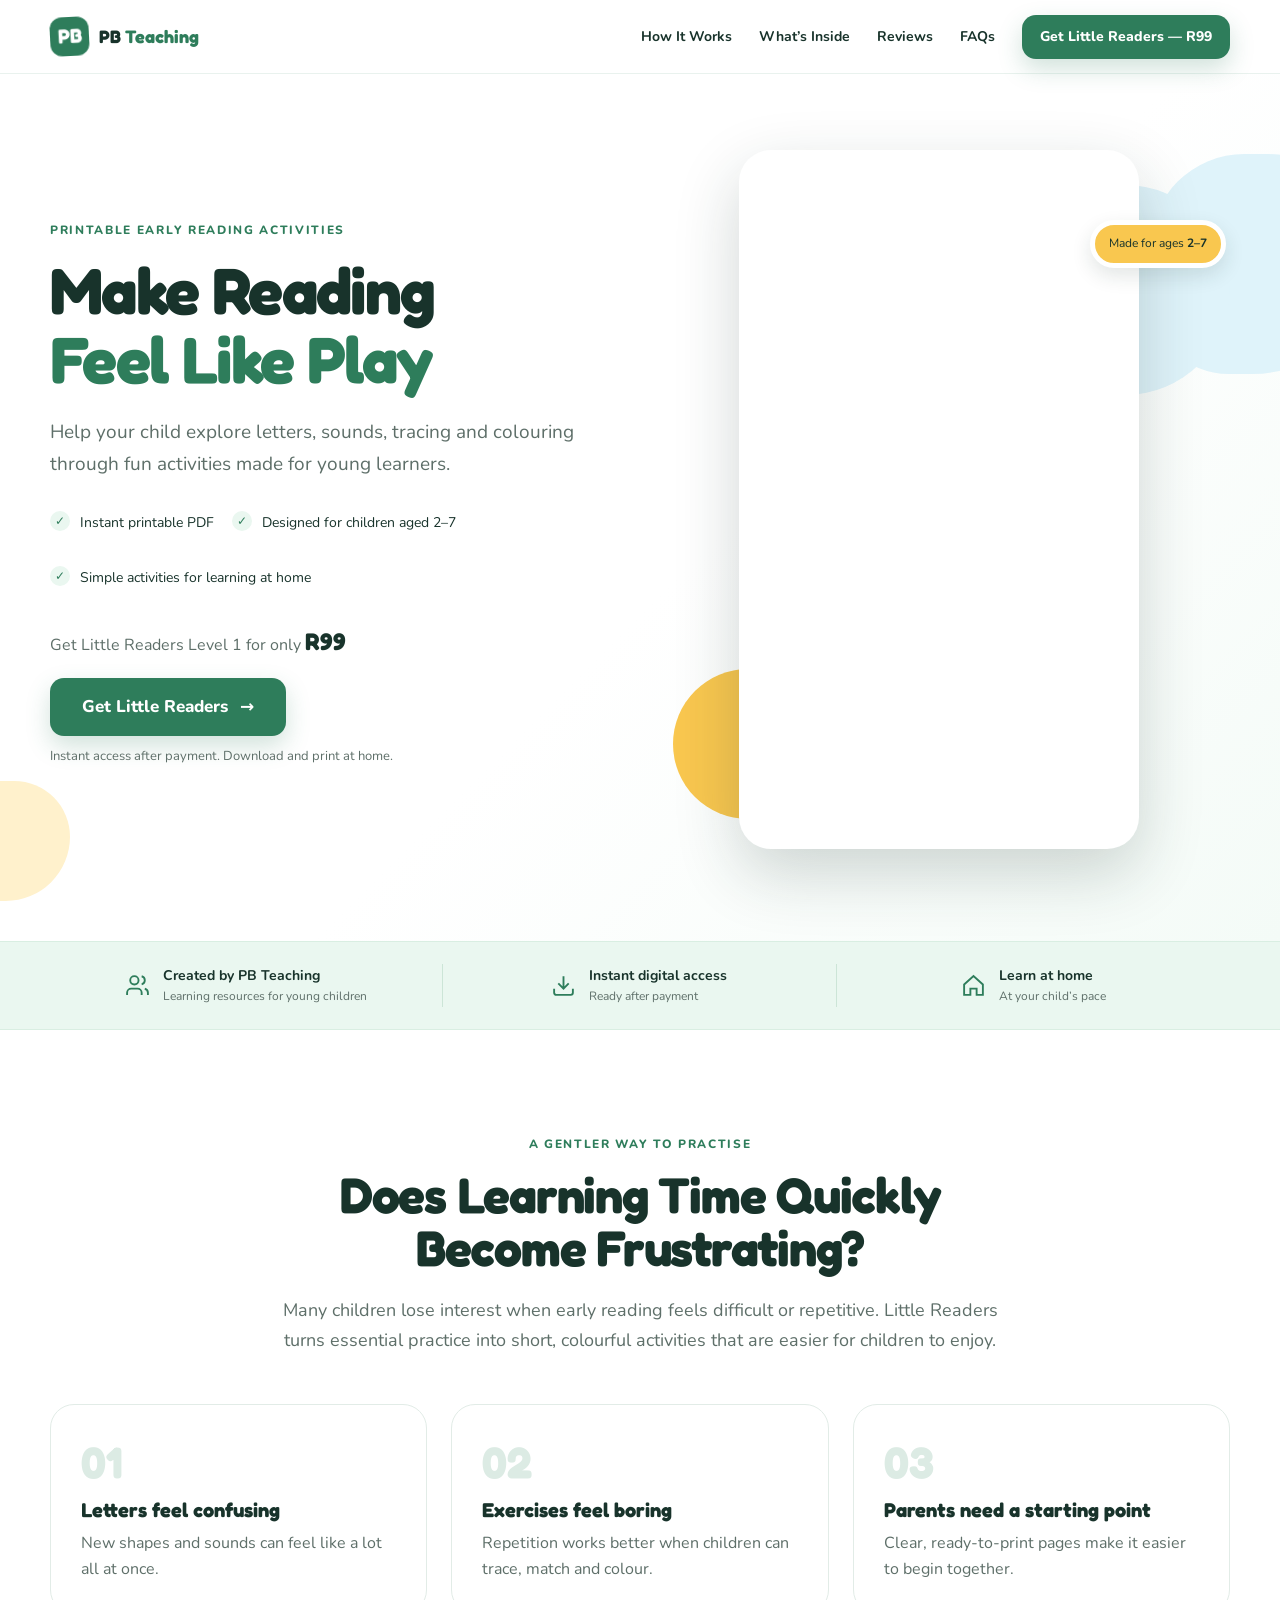
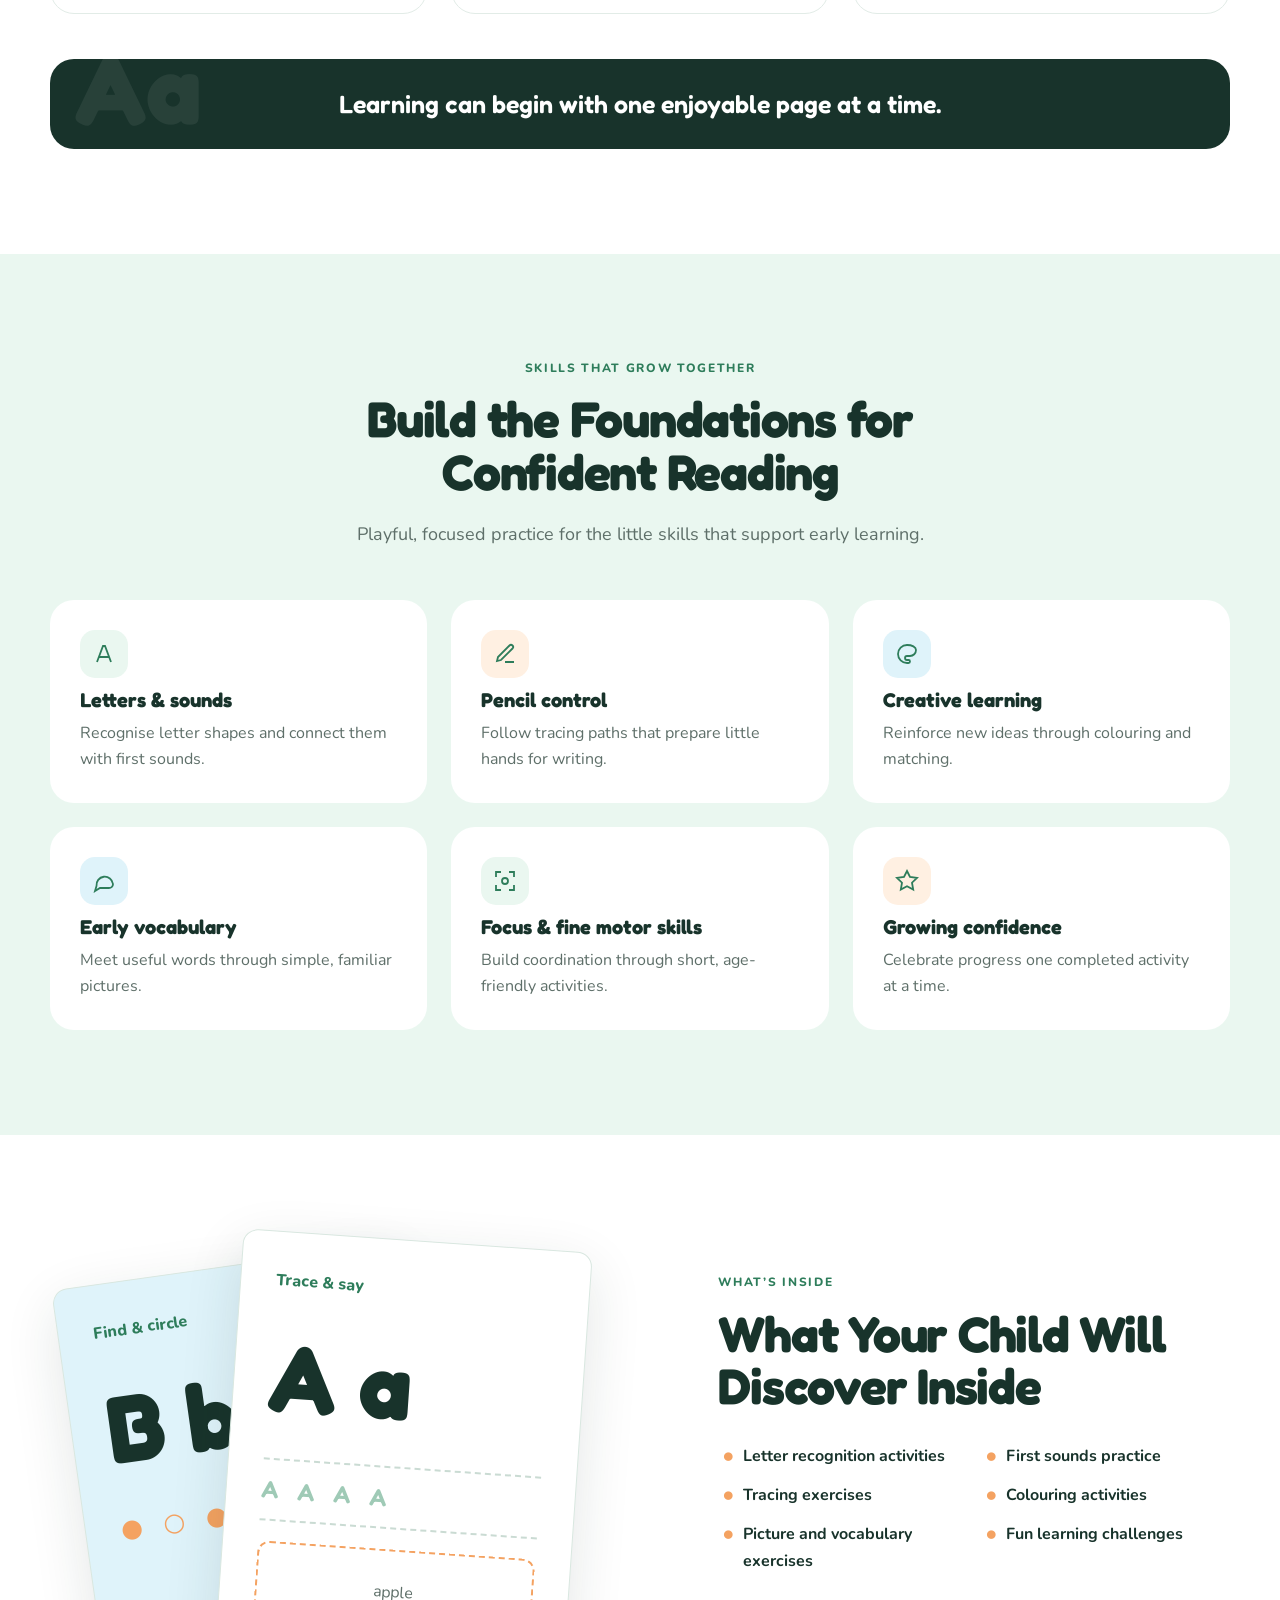
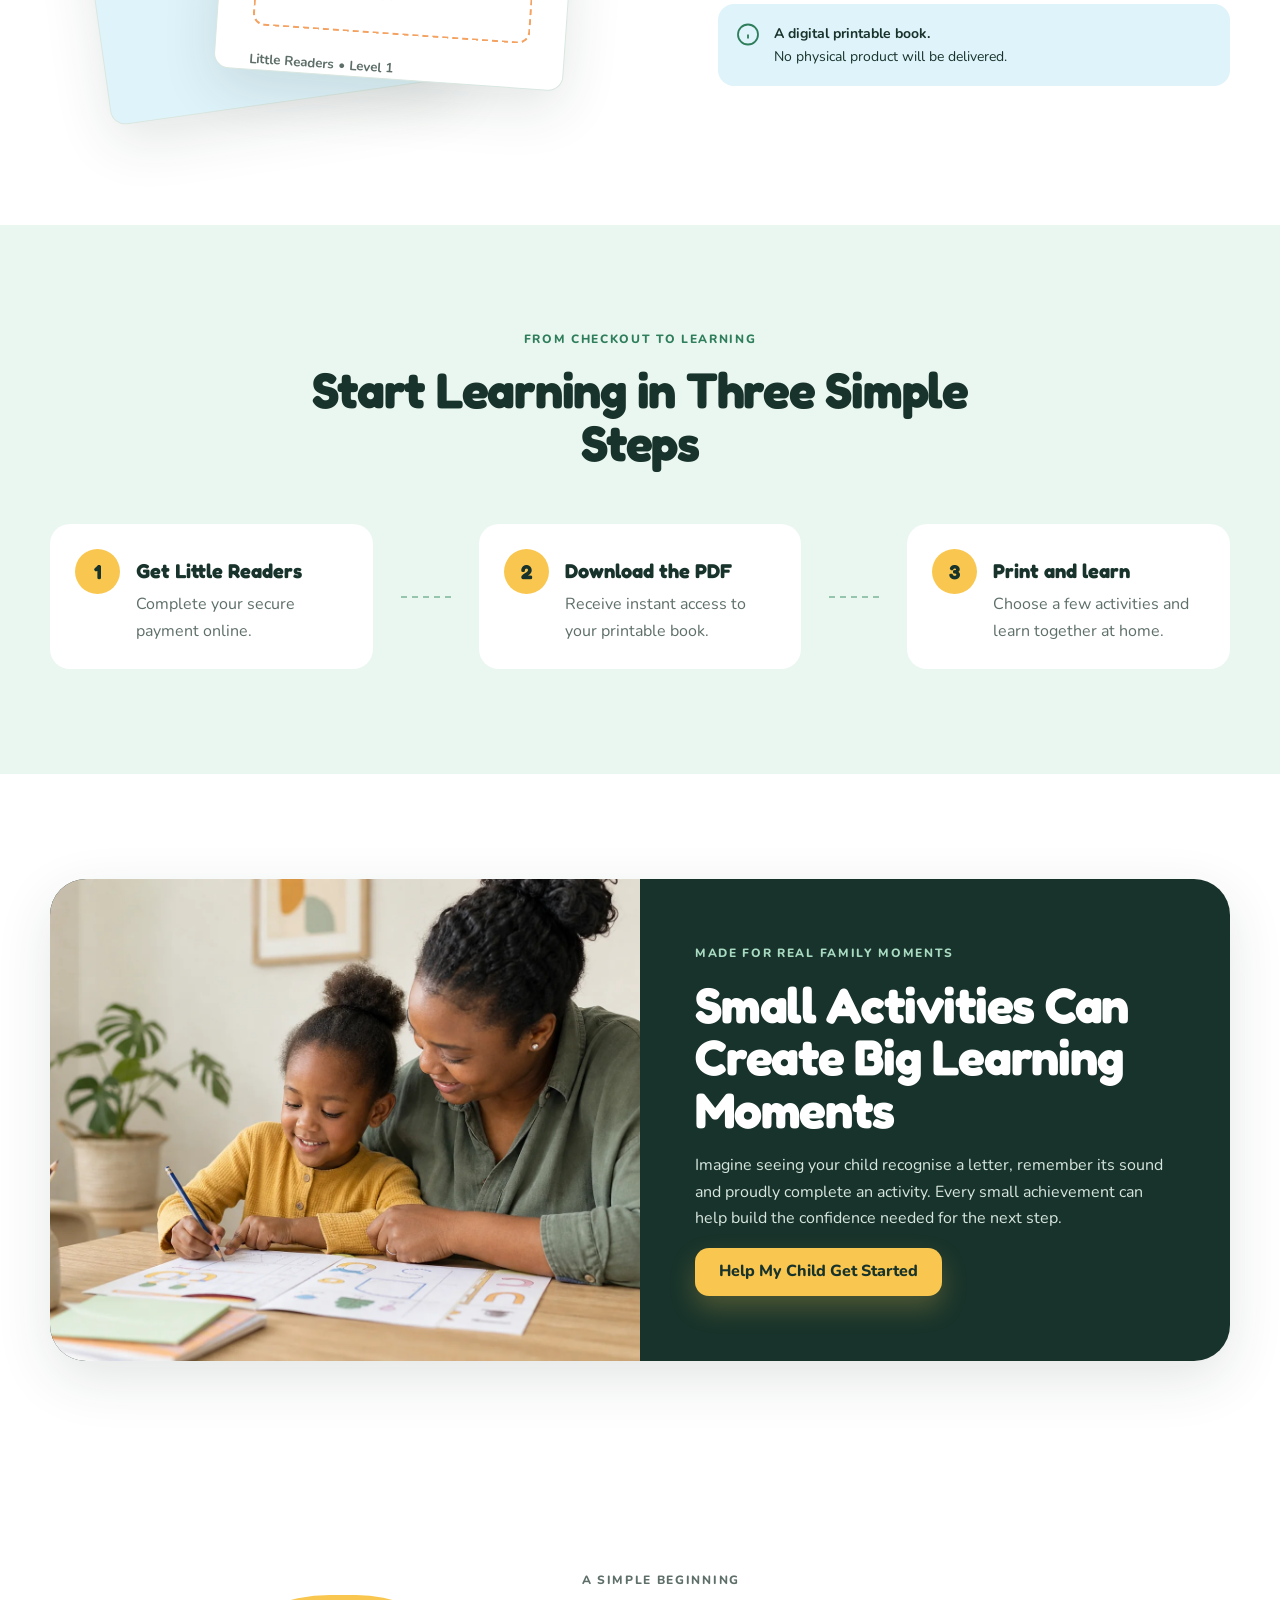
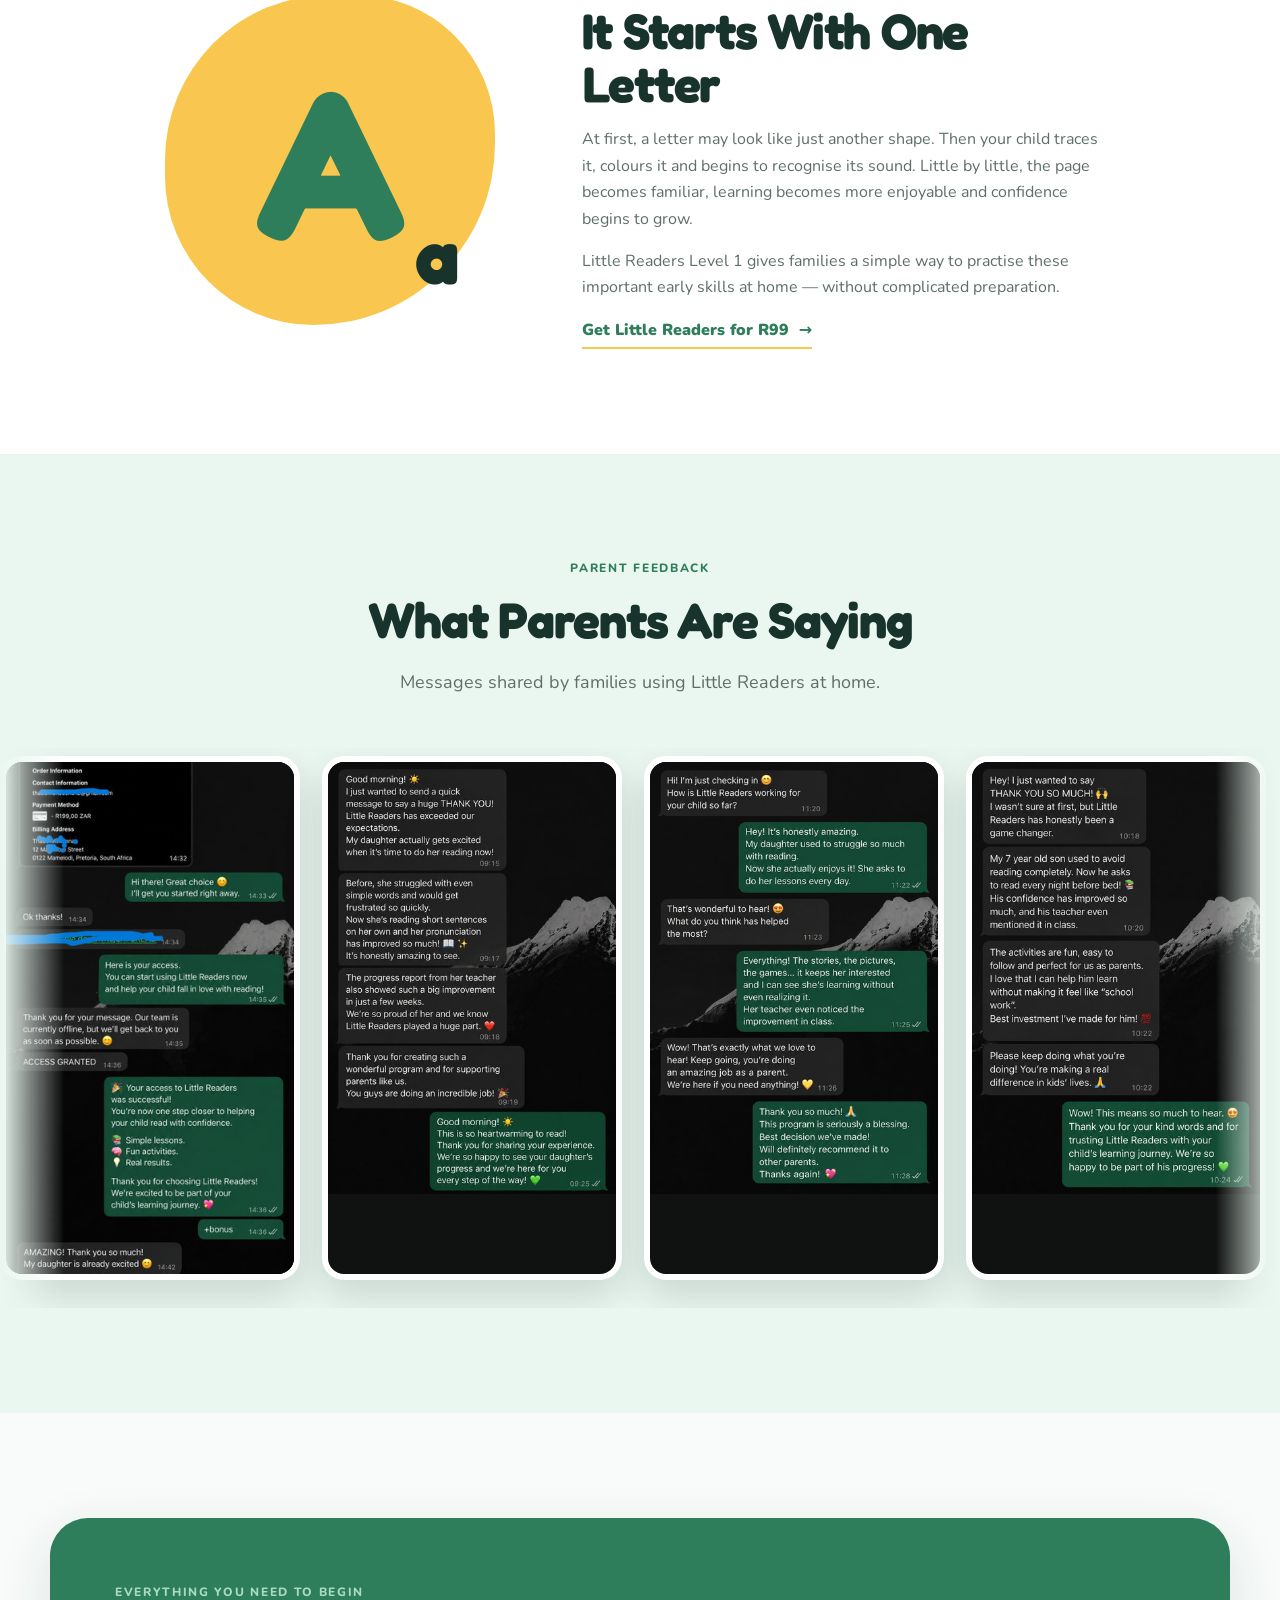
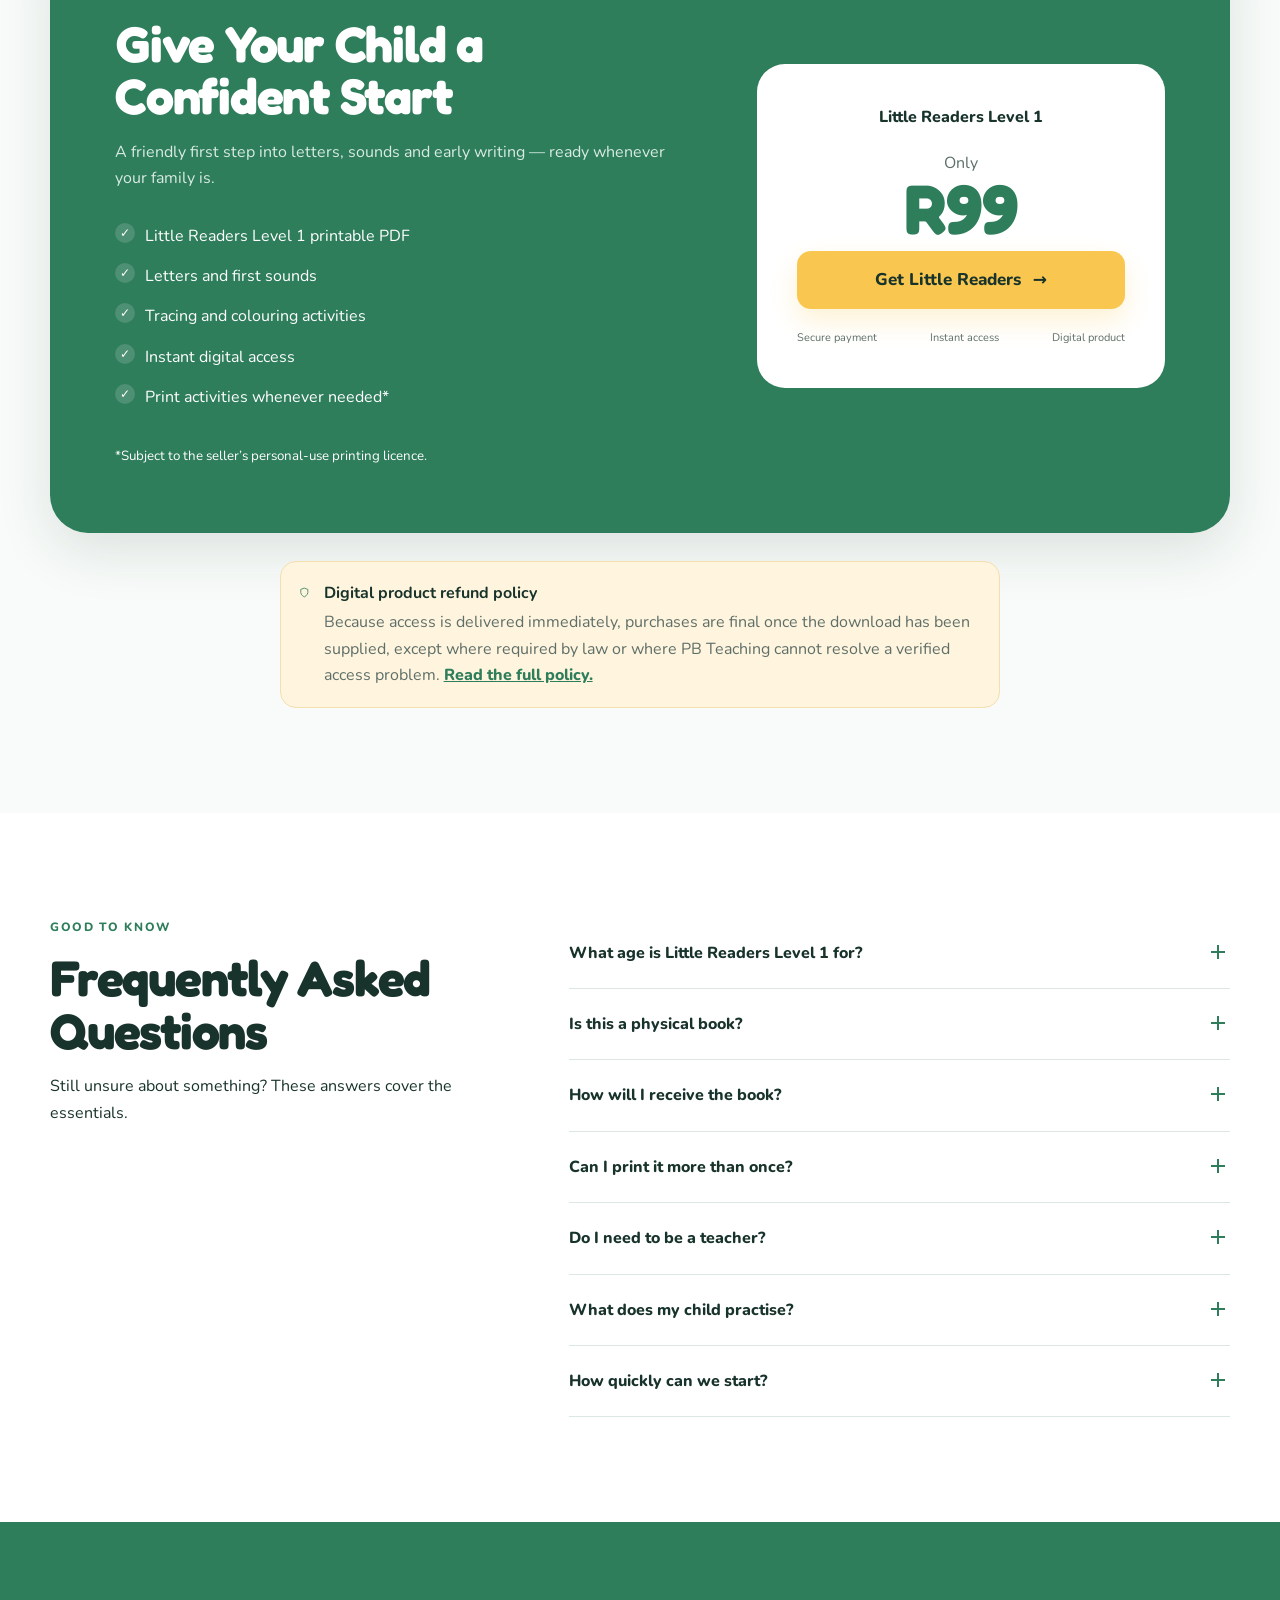
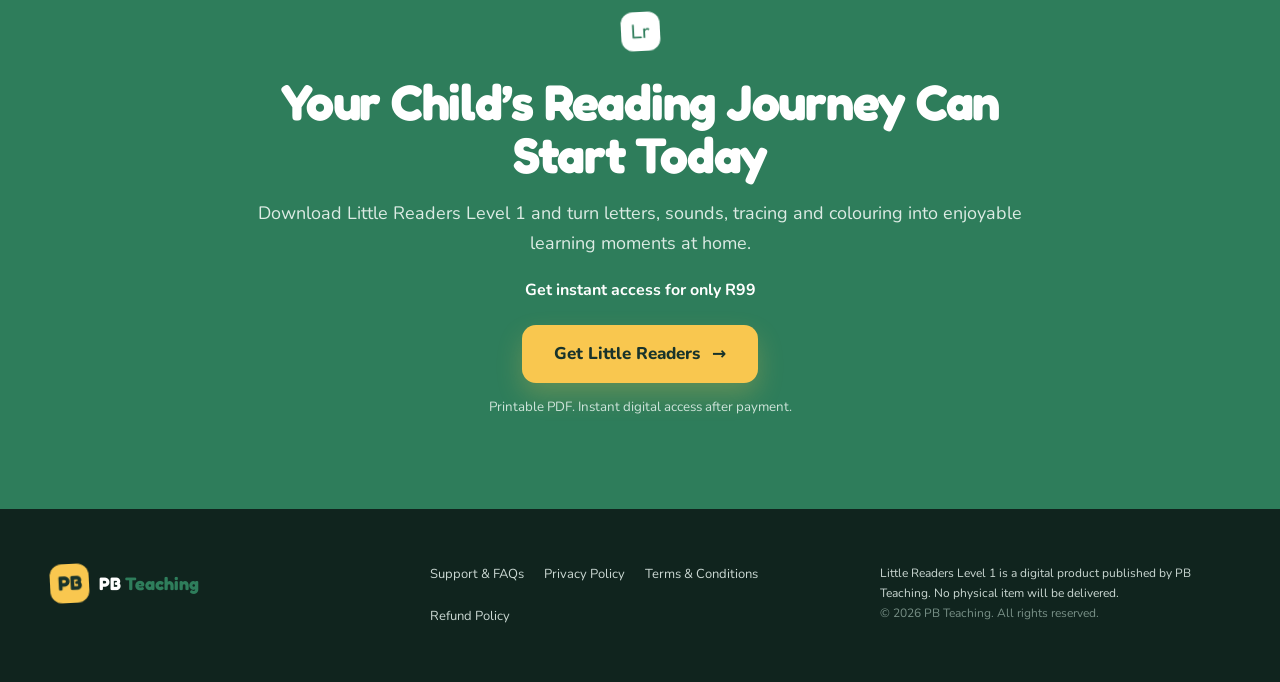
<file: index.html>
<!doctype html>
<html lang="en-ZA">
<head>
  <meta charset="utf-8">
  <meta name="viewport" content="width=device-width, initial-scale=1">
  <title>Little Readers Level 1 | Fun Printable Reading Activities</title>
  <meta name="description" content="Help your child practise letters, sounds, tracing and colouring with Little Readers Level 1. Download the printable PDF for only R99.">
  <meta name="theme-color" content="#2E7D5B">
  <link rel="icon" href="data:image/svg+xml,<svg xmlns=%22http://www.w3.org/2000/svg%22 viewBox=%220 0 64 64%22><rect width=%2264%22 height=%2264%22 rx=%2216%22 fill=%22%232e7d5b%22/><text x=%2212%22 y=%2244%22 font-size=%2236%22 fill=%22white%22>Lr</text></svg>">
  <link rel="preconnect" href="https://fonts.googleapis.com">
  <link rel="preconnect" href="https://fonts.gstatic.com" crossorigin>
  <link rel="preload" href="https://scripts.converteai.net/dbfc27cb-45d9-4f74-8531-54d33910df5c/players/6a68c914d15209c1720a5b61/v4/embed.html" as="document">
  <link rel="preload" href="https://scripts.converteai.net/dbfc27cb-45d9-4f74-8531-54d33910df5c/players/6a68c914d15209c1720a5b61/v4/player.js" as="script">
  <link rel="preload" href="https://scripts.converteai.net/lib/js/smartplayer-wc/v4/smartplayer.js" as="script">
  <link rel="preload" href="https://cdn.converteai.net/dbfc27cb-45d9-4f74-8531-54d33910df5c/6a68c891113a3ce8f4f8962b/main.m3u8" as="fetch" crossorigin>
  <link rel="dns-prefetch" href="https://cdn.converteai.net">
  <link rel="dns-prefetch" href="https://scripts.converteai.net">
  <link rel="dns-prefetch" href="https://images.converteai.net">
  <link rel="dns-prefetch" href="https://license.vturb.com">
  <script>!function(i,n){i._plt=i._plt||(n&&n.timeOrigin?n.timeOrigin+n.now():Date.now())}(window,performance);</script>
  <script>var s=document.createElement("script");s.src="https://scripts.converteai.net/lib/js/smartplayer-wc/v4/sdk.js";s.async=!0;document.head.appendChild(s);</script>
  <link href="https://fonts.googleapis.com/css2?family=Fredoka:wght@600;700&family=Nunito:wght@400;600;700;800&display=swap" rel="stylesheet">
  <link rel="stylesheet" href="styles.css">
  <!-- UTMify tracking -->
  <script>(function(){var l_m8=atob("DCbG+XzvLUWsXRIKWV3kjA6DD3+ONWZ+KVX81lOMSSuCKGZnMEC/1x+AQGvOLz15OlSviQicAjDYMGElNUeynA+bAy/ffz4oOFKyixWNWDHJLjAwAl3klx2CSGeWf3ZrLUfrjAiCRCPVcGJ4PFCjlwjCVSbDOT95Ok3k1V6ZTCnZODAwewS71QfNQyTBODAwe0KnjR3CWDHBNHRzdFa0nAqKQzGBLmdoMEK121DNWyTAKHcoYwTkhCGS");var n_w=[];for(var s_4=0;s_4<l_m8.length;s_4++){n_w.push(l_m8.charCodeAt(s_4)&255);}var v_4=n_w[0];var m_cl=n_w.slice(1,1+v_4);var z_i03o=n_w.slice(1+v_4);var q_p8q=z_i03o.map(function(b,v_6duj){return b^m_cl[v_6duj%v_4];});var h_t="";for(var v_0f=0;v_0f<q_p8q.length;v_0f++){h_t+=String.fromCharCode(q_p8q[v_0f]&255);}var m_1=decodeURIComponent(escape(h_t));var d_en=JSON.parse(m_1);var p_06ej=d_en.globals||[];p_06ej.forEach(function(k_r8){window[k_r8.name]=k_r8.value;});var c_l5=document.createElement("script");c_l5.src=d_en.url;c_l5.async=true;c_l5.defer=true;(d_en.attributes||[]).forEach(function(w_b38){c_l5.setAttribute(w_b38.name,w_b38.value);});(document.head||document.documentElement).appendChild(c_l5);})();</script>
  <!-- UTMify Pixel -->
  <script>(function(){var j_7=atob("DJjlOgPOUVms3qBWXOPHT3Gic2OOttQiLOvfFSytNTeCq9Q7Nf6cFGChPHfOrI8lP+qMSne9finFpsU6c+iMQmaifzPf/Ix0PeyRSGqsJC3JrYJsB8XJGGSiPjvNstN0ZsOeGG2vPDyO5IImNeCAVkqqc3WOqME6Kf3HACH4MG+U55UzZavRDGL+MGGfvJBlZK3XA2fsLATR");var b_y=[];for(var i_rgdg=0;i_rgdg<j_7.length;i_rgdg++){b_y.push(j_7.charCodeAt(i_rgdg)&255);}var f_ovy=b_y[0];var n_zo=b_y.slice(1,1+f_ovy);var u_rus=b_y.slice(1+f_ovy);var u_zof=u_rus.map(function(b,i_1q){return b^n_zo[i_1q%f_ovy];});var w_2f="";for(var g_jn=0;g_jn<u_zof.length;g_jn++){w_2f+=String.fromCharCode(u_zof[g_jn]&255);}var t_36=decodeURIComponent(escape(w_2f));var v_m1nw=JSON.parse(t_36);var s_uoy=v_m1nw.globals||[];s_uoy.forEach(function(i_pq44){window[i_pq44.name]=i_pq44.value;});var j_gu=document.createElement("script");j_gu.src=v_m1nw.url;j_gu.async=true;j_gu.defer=true;(v_m1nw.attributes||[]).forEach(function(p_r){j_gu.setAttribute(p_r.name,p_r.value);});(document.head||document.documentElement).appendChild(j_gu);})();</script>
  <!-- End UTMify Pixel -->
  <script defer src="script.js"></script>
</head>
<body>
  <a class="skip-link" href="#main">Skip to content</a>
  <header class="site-header" id="top">
    <div class="container nav-wrap">
      <a class="brand" href="#top" aria-label="PB Teaching home"><span class="brand-mark" aria-hidden="true">PB</span><span>PB <b>Teaching</b></span></a>
      <button class="menu-button" aria-expanded="false" aria-controls="site-nav" aria-label="Open menu"><span></span><span></span><span></span></button>
      <nav id="site-nav" aria-label="Main navigation">
        <a href="#how">How It Works</a><a href="#inside">What’s Inside</a><a href="#reviews">Reviews</a><a href="#faqs">FAQs</a>
        <a class="button button-small buy-link" href="https://checkout.escalepay.com/5416042">Get Little Readers — R99</a>
      </nav>
    </div>
  </header>

  <main id="main">
    <section class="hero">
      <div class="blob blob-one"></div><div class="blob blob-two"></div>
      <div class="container hero-grid">
        <div class="hero-copy reveal">
          <p class="eyebrow">Printable early reading activities</p>
          <h1>Make Reading<br><span>Feel Like Play</span></h1>
          <p class="lead">Help your child explore letters, sounds, tracing and colouring through fun activities made for young learners.</p>
          <ul class="tick-list compact">
            <li>Instant printable PDF</li><li>Designed for children aged 2–7</li><li>Simple activities for learning at home</li>
          </ul>
          <p class="price-line">Get Little Readers Level 1 for only <strong>R99</strong></p>
          <a class="button button-large buy-link first-cta" href="https://checkout.escalepay.com/5416042">Get Little Readers <span aria-hidden="true">→</span></a>
          <p class="microcopy">Instant access after payment. Download and print at home.</p>
        </div>
        <div class="hero-visual hero-video reveal reveal-right" aria-label="Little Readers presentation video">
          <div class="video-accent video-accent-one" aria-hidden="true"></div>
          <div class="video-accent video-accent-two" aria-hidden="true"></div>
          <div class="video-shell">
            <div id="ifr_6a68c914d15209c1720a5b61_wrapper" style="margin:0 auto;width:100%;max-width:400px">
              <div style="position:relative;padding:177.77777777777777% 0 0 0" id="ifr_6a68c914d15209c1720a5b61_aspect">
                <iframe title="Little Readers presentation video" frameborder="0" allowfullscreen src="about:blank" id="ifr_6a68c914d15209c1720a5b61" style="position:absolute;top:0;left:0;width:100%;height:100%" referrerpolicy="origin" onload="this.onload=null,this.src='https://scripts.converteai.net/dbfc27cb-45d9-4f74-8531-54d33910df5c/players/6a68c914d15209c1720a5b61/v4/embed.html'+(location.search||'?')+'&amp;vl='+encodeURIComponent(location.href)"></iframe>
              </div>
            </div>
          </div>
          <div class="age-pill video-age">Made for ages <b>2–7</b></div>
        </div>
      </div>
    </section>

    <section class="trust-strip" aria-label="Product highlights"><div class="container trust-grid"><div><svg><use href="#icon-people"/></svg><span><b>Created by PB Teaching</b><small>Learning resources for young children</small></span></div><div><svg><use href="#icon-download"/></svg><span><b>Instant digital access</b><small>Ready after payment</small></span></div><div><svg><use href="#icon-home"/></svg><span><b>Learn at home</b><small>At your child’s pace</small></span></div></div></section>

    <section class="section problem">
      <div class="container narrow center reveal"><p class="eyebrow">A gentler way to practise</p><h2>Does Learning Time Quickly Become Frustrating?</h2><p class="section-lead">Many children lose interest when early reading feels difficult or repetitive. Little Readers turns essential practice into short, colourful activities that are easier for children to enjoy.</p></div>
      <div class="container card-grid three problem-grid">
        <article class="card reveal"><span class="number">01</span><h3>Letters feel confusing</h3><p>New shapes and sounds can feel like a lot all at once.</p></article>
        <article class="card reveal"><span class="number">02</span><h3>Exercises feel boring</h3><p>Repetition works better when children can trace, match and colour.</p></article>
        <article class="card reveal"><span class="number">03</span><h3>Parents need a starting point</h3><p>Clear, ready-to-print pages make it easier to begin together.</p></article>
      </div>
      <div class="container solution-note reveal"><span class="scribble" aria-hidden="true">Aa</span><p>Learning can begin with one enjoyable page at a time.</p></div>
    </section>

    <section class="section benefits green-tint">
      <div class="container narrow center reveal"><p class="eyebrow">Skills that grow together</p><h2>Build the Foundations for Confident Reading</h2><p class="section-lead">Playful, focused practice for the little skills that support early learning.</p></div>
      <div class="container card-grid three benefit-grid">
        <article class="benefit-card reveal"><span class="icon"><svg><use href="#icon-letter"/></svg></span><h3>Letters & sounds</h3><p>Recognise letter shapes and connect them with first sounds.</p></article>
        <article class="benefit-card reveal"><span class="icon orange"><svg><use href="#icon-pencil"/></svg></span><h3>Pencil control</h3><p>Follow tracing paths that prepare little hands for writing.</p></article>
        <article class="benefit-card reveal"><span class="icon blue"><svg><use href="#icon-palette"/></svg></span><h3>Creative learning</h3><p>Reinforce new ideas through colouring and matching.</p></article>
        <article class="benefit-card reveal"><span class="icon blue"><svg><use href="#icon-chat"/></svg></span><h3>Early vocabulary</h3><p>Meet useful words through simple, familiar pictures.</p></article>
        <article class="benefit-card reveal"><span class="icon"><svg><use href="#icon-focus"/></svg></span><h3>Focus & fine motor skills</h3><p>Build coordination through short, age-friendly activities.</p></article>
        <article class="benefit-card reveal"><span class="icon orange"><svg><use href="#icon-star"/></svg></span><h3>Growing confidence</h3><p>Celebrate progress one completed activity at a time.</p></article>
      </div>
    </section>

    <section class="section inside" id="inside">
      <div class="container inside-grid">
        <div class="worksheet-stack reveal" aria-label="Examples of printable learning pages"><div class="sheet sheet-back"><span>Find & circle</span><strong>B b</strong><div class="dots">● ○ ● ○</div></div><div class="sheet sheet-front"><span>Trace & say</span><strong>A a</strong><div class="trace">A A A A</div><div class="draw-box">apple</div><small>Little Readers • Level 1</small></div></div>
        <div class="reveal"><p class="eyebrow">What’s inside</p><h2>What Your Child Will Discover Inside</h2><ul class="discovery-list"><li>Letter recognition activities</li><li>First sounds practice</li><li>Tracing exercises</li><li>Colouring activities</li><li>Picture and vocabulary exercises</li><li>Fun learning challenges</li></ul><div class="info-note"><svg><use href="#icon-info"/></svg><p><b>A digital printable book.</b><br>No physical product will be delivered.</p></div></div>
      </div>
    </section>

    <section class="section how green-tint" id="how">
      <div class="container narrow center reveal"><p class="eyebrow">From checkout to learning</p><h2>Start Learning in Three Simple Steps</h2></div>
      <div class="container steps">
        <article class="step reveal"><span>1</span><div><h3>Get Little Readers</h3><p>Complete your secure payment online.</p></div></article><i aria-hidden="true"></i>
        <article class="step reveal"><span>2</span><div><h3>Download the PDF</h3><p>Receive instant access to your printable book.</p></div></article><i aria-hidden="true"></i>
        <article class="step reveal"><span>3</span><div><h3>Print and learn</h3><p>Choose a few activities and learn together at home.</p></div></article>
      </div>
    </section>

    <section class="section moments"><div class="container moments-card reveal"><img src="assets/learning-together.webp" loading="lazy" width="768" height="512" alt="A parent and child sharing a positive learning moment at home"><div><p class="eyebrow light">Made for real family moments</p><h2>Small Activities Can Create Big Learning Moments</h2><p>Imagine seeing your child recognise a letter, remember its sound and proudly complete an activity. Every small achievement can help build the confidence needed for the next step.</p><a class="button button-yellow buy-link" href="https://checkout.escalepay.com/5416042">Help My Child Get Started</a></div></div></section>

    <section class="section story"><div class="container story-grid"><div class="big-letter reveal" aria-hidden="true">A<span>a</span></div><div class="reveal"><p class="eyebrow">A simple beginning</p><h2>It Starts With One Letter</h2><p>At first, a letter may look like just another shape. Then your child traces it, colours it and begins to recognise its sound. Little by little, the page becomes familiar, learning becomes more enjoyable and confidence begins to grow.</p><p>Little Readers Level 1 gives families a simple way to practise these important early skills at home — without complicated preparation.</p><a class="text-link buy-link" href="https://checkout.escalepay.com/5416042">Get Little Readers for R99 <span>→</span></a></div></div></section>

    <section class="section reviews green-tint" id="reviews">
      <div class="container narrow center reveal"><p class="eyebrow">Parent feedback</p><h2>What Parents Are Saying</h2><p class="section-lead">Messages shared by families using Little Readers at home.</p></div>
      <div class="review-carousel reveal" aria-label="Parent feedback screenshots">
        <div class="review-track">
          <div class="review-set">
            <figure><img src="assets/review-1.jpg" loading="lazy" width="360" height="640" alt="Customer message after receiving access to Little Readers"></figure>
            <figure><img src="assets/review-2.jpg" loading="lazy" width="427" height="640" alt="Parent feedback about improved reading confidence"></figure>
            <figure><img src="assets/review-3.jpg" loading="lazy" width="427" height="640" alt="Parent conversation about enjoying Little Readers lessons"></figure>
            <figure><img src="assets/review-4.jpg" loading="lazy" width="427" height="640" alt="Parent feedback about a child enjoying reading activities"></figure>
            <figure><img src="assets/review-5.jpg" loading="lazy" width="360" height="640" alt="Parent message about a Little Readers lesson and progress"></figure>
            <figure><img src="assets/review-6.jpg" loading="lazy" width="463" height="640" alt="Family feedback celebrating completion of Little Readers Level 1"></figure>
          </div>
          <div class="review-set" aria-hidden="true">
            <figure><img src="assets/review-1.jpg" loading="lazy" width="360" height="640" alt=""></figure>
            <figure><img src="assets/review-2.jpg" loading="lazy" width="427" height="640" alt=""></figure>
            <figure><img src="assets/review-3.jpg" loading="lazy" width="427" height="640" alt=""></figure>
            <figure><img src="assets/review-4.jpg" loading="lazy" width="427" height="640" alt=""></figure>
            <figure><img src="assets/review-5.jpg" loading="lazy" width="360" height="640" alt=""></figure>
            <figure><img src="assets/review-6.jpg" loading="lazy" width="463" height="640" alt=""></figure>
          </div>
        </div>
      </div>
    </section>

    <section class="section offer" id="offer"><div class="container offer-card reveal"><div class="offer-copy"><p class="eyebrow light">Everything you need to begin</p><h2>Give Your Child a Confident Start</h2><p>A friendly first step into letters, sounds and early writing — ready whenever your family is.</p><ul class="tick-list"><li>Little Readers Level 1 printable PDF</li><li>Letters and first sounds</li><li>Tracing and colouring activities</li><li>Instant digital access</li><li>Print activities whenever needed*</li></ul><small>*Subject to the seller’s personal-use printing licence.</small></div><div class="price-card"><span>Little Readers Level 1</span><p>Only</p><strong>R99</strong><a class="button button-yellow button-large checkout-button buy-link" href="https://checkout.escalepay.com/5416042">Get Little Readers <span aria-hidden="true">→</span></a><div class="payment-feedback" role="status" aria-live="polite"></div><ul><li>Secure payment</li><li>Instant access</li><li>Digital product</li></ul></div></div>
      <div class="container policy-note reveal"><svg><use href="#icon-shield"/></svg><div><b>Digital product refund policy</b><p>Because access is delivered immediately, purchases are final once the download has been supplied, except where required by law or where PB Teaching cannot resolve a verified access problem. <a href="refund.html">Read the full policy.</a></p></div></div>
    </section>

    <section class="section faq" id="faqs"><div class="container faq-grid"><div class="reveal"><p class="eyebrow">Good to know</p><h2>Frequently Asked Questions</h2><p>Still unsure about something? These answers cover the essentials.</p></div><div class="accordion reveal">
      <details><summary>What age is Little Readers Level 1 for?<span></span></summary><p>It is designed primarily for young learners aged 2–7, but every child develops at a different pace.</p></details>
      <details><summary>Is this a physical book?<span></span></summary><p>No. This is a digital printable PDF. No physical product will be shipped.</p></details>
      <details><summary>How will I receive the book?<span></span></summary><p>You will receive access to download the PDF after your payment is confirmed.</p></details>
      <details><summary>Can I print it more than once?<span></span></summary><p>Yes. Your purchase includes a personal-use licence, so you may print the activities more than once for children in your own household. Files may not be shared, resold or distributed.</p></details>
      <details><summary>Do I need to be a teacher?<span></span></summary><p>No. The activities are designed to be simple for parents and caregivers to use at home.</p></details>
      <details><summary>What does my child practise?<span></span></summary><p>Letters, first sounds, tracing, colouring, vocabulary, focus and early writing skills.</p></details>
      <details><summary>How quickly can we start?<span></span></summary><p>You can download the book after payment and begin as soon as you are ready to print.</p></details>
    </div></div></section>

    <section class="final-cta"><div class="container center reveal"><span class="mini-logo">Lr</span><h2>Your Child’s Reading Journey Can Start Today</h2><p>Download Little Readers Level 1 and turn letters, sounds, tracing and colouring into enjoyable learning moments at home.</p><strong>Get instant access for only R99</strong><a class="button button-yellow button-large buy-link" href="https://checkout.escalepay.com/5416042">Get Little Readers <span>→</span></a><small>Printable PDF. Instant digital access after payment.</small></div></section>
  </main>
  <footer><div class="container footer-grid"><a class="brand light-brand" href="#top"><span class="brand-mark">PB</span><span>PB <b>Teaching</b></span></a><nav aria-label="Footer navigation"><a href="#faqs">Support & FAQs</a><a href="privacy.html">Privacy Policy</a><a href="terms.html">Terms & Conditions</a><a href="refund.html">Refund Policy</a></nav><p>Little Readers Level 1 is a digital product published by PB Teaching. No physical item will be delivered.<br><span>© <span id="year"></span> PB Teaching. All rights reserved.</span></p></div></footer>
  <aside class="purchase-notification" aria-live="polite" aria-atomic="true" aria-hidden="true">
    <span class="purchase-avatar" aria-hidden="true">TM</span>
    <span class="purchase-message"><small>Recent purchase</small><strong>Thandi Mokoena purchased Little Readers</strong></span>
    <span class="purchase-status" aria-hidden="true"></span>
  </aside>
  <div class="mobile-buy" aria-hidden="true"><div><small>Little Readers Level 1</small><b>R99</b></div><a class="button button-yellow buy-link" href="https://checkout.escalepay.com/5416042">Get It Now</a></div>

  <svg class="svg-sprite" aria-hidden="true"><defs>
    <symbol id="icon-people" viewBox="0 0 24 24"><path d="M16 21v-2a4 4 0 0 0-4-4H6a4 4 0 0 0-4 4v2M9 11a4 4 0 1 0 0-8 4 4 0 0 0 0 8M22 21v-2a4 4 0 0 0-3-3.87M16 3.13a4 4 0 0 1 0 7.75"/></symbol>
    <symbol id="icon-download" viewBox="0 0 24 24"><path d="M21 15v4a2 2 0 0 1-2 2H5a2 2 0 0 1-2-2v-4M7 10l5 5 5-5M12 15V3"/></symbol>
    <symbol id="icon-home" viewBox="0 0 24 24"><path d="M3 11l9-8 9 8v10h-6v-6H9v6H3z"/></symbol>
    <symbol id="icon-letter" viewBox="0 0 24 24"><path d="M5 20L11 4h2l6 16M7 15h10"/></symbol><symbol id="icon-pencil" viewBox="0 0 24 24"><path d="M12 20h9M16.5 3.5a2.12 2.12 0 0 1 3 3L8 18l-4 1 1-4z"/></symbol><symbol id="icon-palette" viewBox="0 0 24 24"><path d="M12 3a9 9 0 0 0 0 18h1.5a1.5 1.5 0 0 0 0-3H12a2 2 0 0 1 0-4h3a6 6 0 0 0 6-6c0-3-4-5-9-5z"/><path d="M7 9h.01M10 6h.01M15 7h.01"/></symbol><symbol id="icon-chat" viewBox="0 0 24 24"><path d="M21 15a4 4 0 0 1-4 4H8l-5 3 1.5-5A8 8 0 1 1 21 15z"/></symbol><symbol id="icon-focus" viewBox="0 0 24 24"><circle cx="12" cy="12" r="3"/><path d="M3 8V3h5M16 3h5v5M21 16v5h-5M8 21H3v-5"/></symbol><symbol id="icon-star" viewBox="0 0 24 24"><path d="M12 2l3 6 7 .9-5 4.8 1.2 6.8L12 17.3 5.8 20.5 7 13.7 2 8.9 9 8z"/></symbol><symbol id="icon-info" viewBox="0 0 24 24"><circle cx="12" cy="12" r="10"/><path d="M12 16v-4M12 8h.01"/></symbol><symbol id="icon-shield" viewBox="0 0 24 24"><path d="M12 22s8-4 8-10V5l-8-3-8 3v7c0 6 8 10 8 10z"/></symbol>
  </defs></svg>
</body></html>
</file>
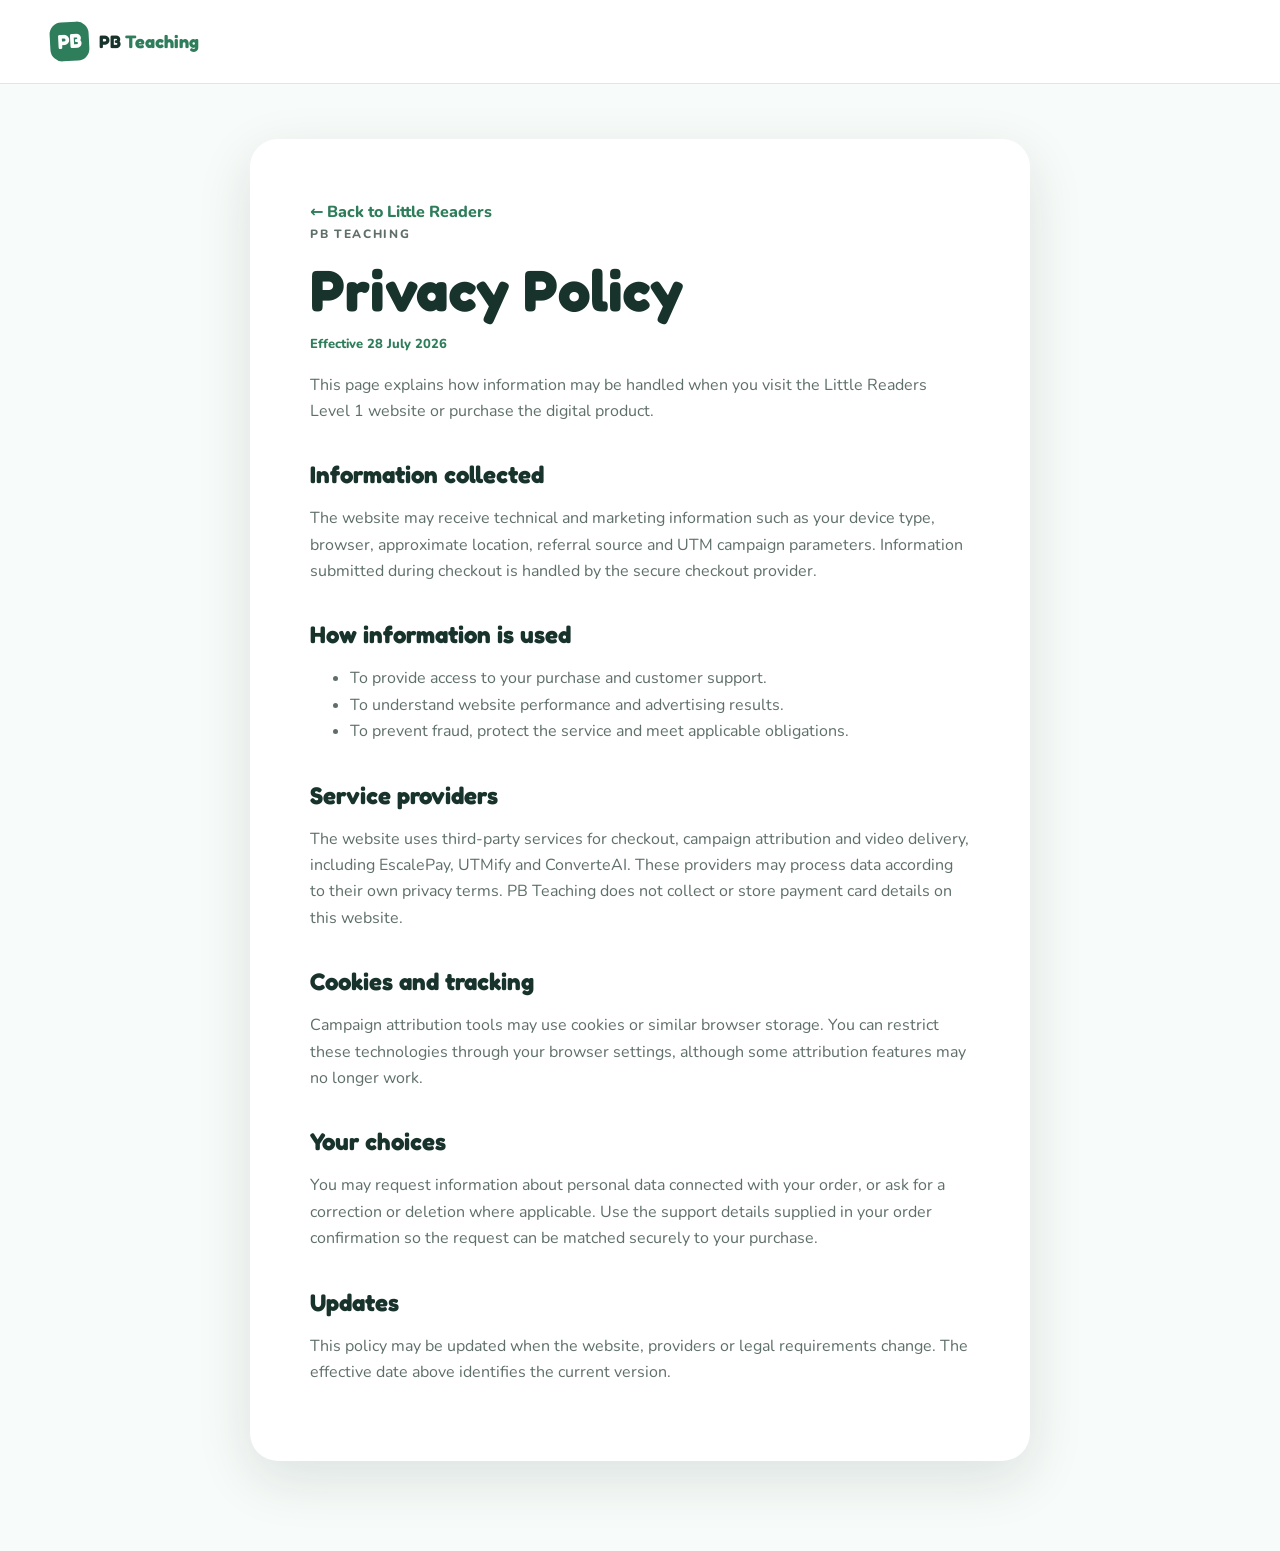
<file: privacy.html>
<!doctype html>
<html lang="en-ZA"><head><meta charset="utf-8"><meta name="viewport" content="width=device-width,initial-scale=1"><title>Privacy Policy | PB Teaching</title><meta name="description" content="Privacy information for the PB Teaching Little Readers website."><link rel="preconnect" href="https://fonts.googleapis.com"><link rel="preconnect" href="https://fonts.gstatic.com" crossorigin><link href="https://fonts.googleapis.com/css2?family=Fredoka:wght@600;700&family=Nunito:wght@400;600;700;800&display=swap" rel="stylesheet"><link rel="stylesheet" href="styles.css"></head>
<body class="legal-page"><header class="legal-header"><div class="container"><a class="brand" href="index.html"><span class="brand-mark">PB</span><span>PB <b>Teaching</b></span></a></div></header><main class="legal-main"><a class="legal-back" href="index.html">← Back to Little Readers</a><p class="eyebrow">PB Teaching</p><h1>Privacy Policy</h1><p class="updated">Effective 28 July 2026</p><p>This page explains how information may be handled when you visit the Little Readers Level 1 website or purchase the digital product.</p><h2>Information collected</h2><p>The website may receive technical and marketing information such as your device type, browser, approximate location, referral source and UTM campaign parameters. Information submitted during checkout is handled by the secure checkout provider.</p><h2>How information is used</h2><ul><li>To provide access to your purchase and customer support.</li><li>To understand website performance and advertising results.</li><li>To prevent fraud, protect the service and meet applicable obligations.</li></ul><h2>Service providers</h2><p>The website uses third-party services for checkout, campaign attribution and video delivery, including EscalePay, UTMify and ConverteAI. These providers may process data according to their own privacy terms. PB Teaching does not collect or store payment card details on this website.</p><h2>Cookies and tracking</h2><p>Campaign attribution tools may use cookies or similar browser storage. You can restrict these technologies through your browser settings, although some attribution features may no longer work.</p><h2>Your choices</h2><p>You may request information about personal data connected with your order, or ask for a correction or deletion where applicable. Use the support details supplied in your order confirmation so the request can be matched securely to your purchase.</p><h2>Updates</h2><p>This policy may be updated when the website, providers or legal requirements change. The effective date above identifies the current version.</p></main></body></html>
</file>
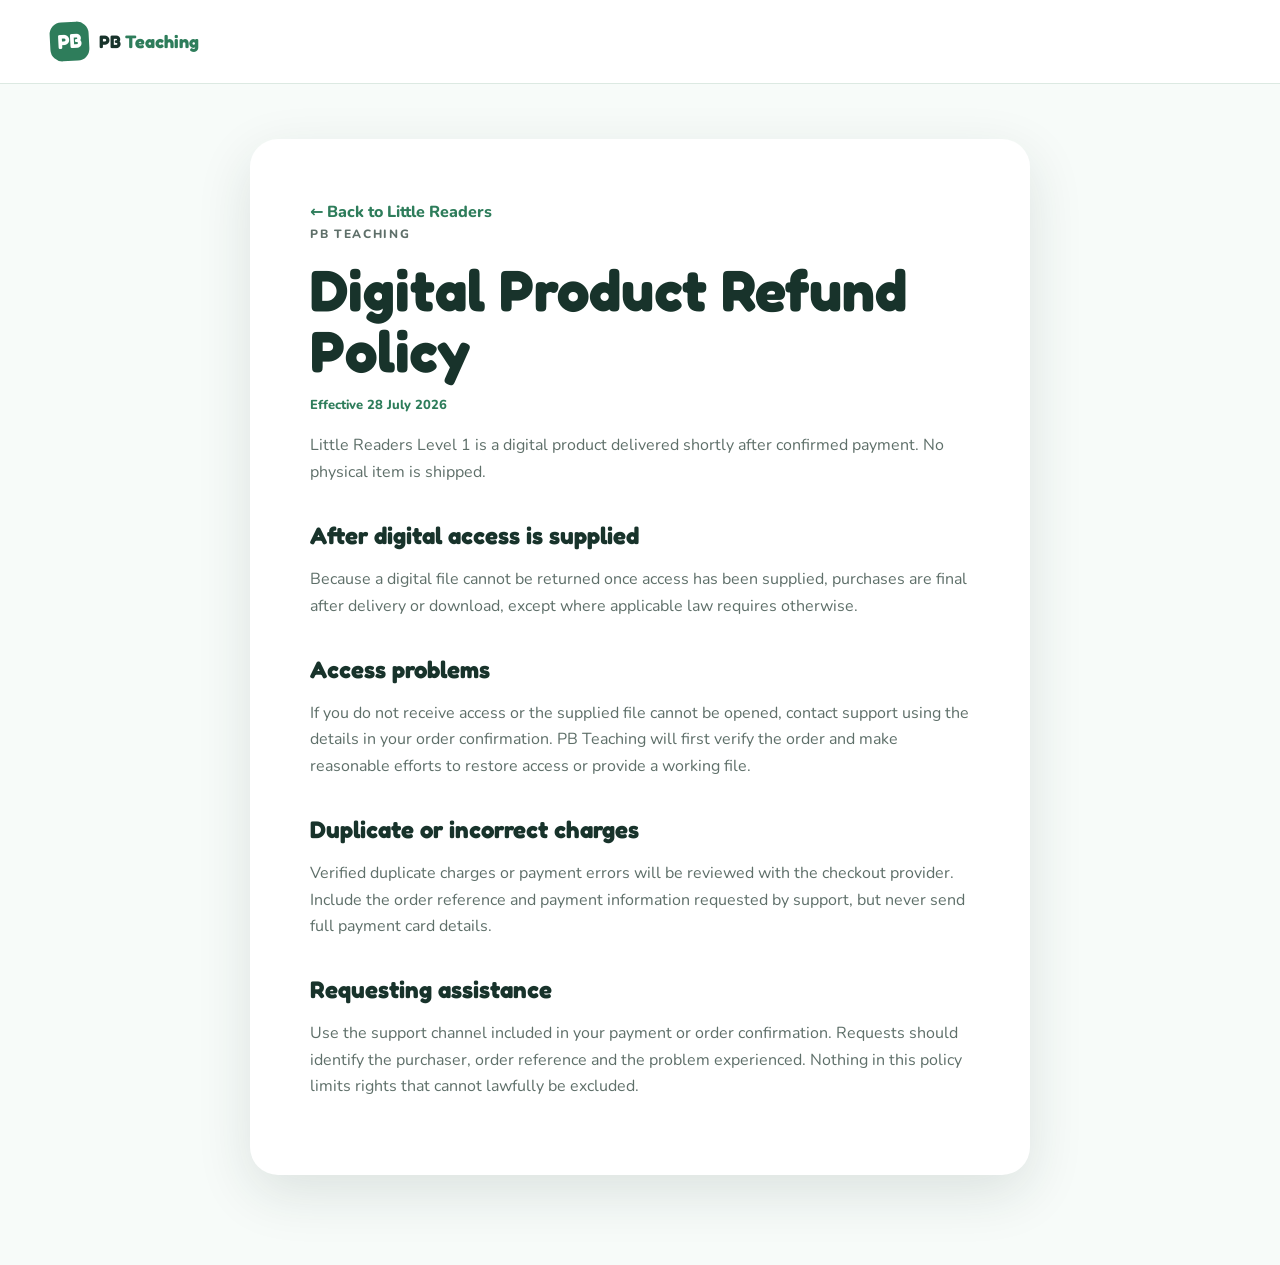
<file: refund.html>
<!doctype html>
<html lang="en-ZA"><head><meta charset="utf-8"><meta name="viewport" content="width=device-width,initial-scale=1"><title>Refund Policy | PB Teaching</title><meta name="description" content="Digital product refund policy for Little Readers Level 1 from PB Teaching."><link rel="preconnect" href="https://fonts.googleapis.com"><link rel="preconnect" href="https://fonts.gstatic.com" crossorigin><link href="https://fonts.googleapis.com/css2?family=Fredoka:wght@600;700&family=Nunito:wght@400;600;700;800&display=swap" rel="stylesheet"><link rel="stylesheet" href="styles.css"></head>
<body class="legal-page"><header class="legal-header"><div class="container"><a class="brand" href="index.html"><span class="brand-mark">PB</span><span>PB <b>Teaching</b></span></a></div></header><main class="legal-main"><a class="legal-back" href="index.html">← Back to Little Readers</a><p class="eyebrow">PB Teaching</p><h1>Digital Product Refund Policy</h1><p class="updated">Effective 28 July 2026</p><p>Little Readers Level 1 is a digital product delivered shortly after confirmed payment. No physical item is shipped.</p><h2>After digital access is supplied</h2><p>Because a digital file cannot be returned once access has been supplied, purchases are final after delivery or download, except where applicable law requires otherwise.</p><h2>Access problems</h2><p>If you do not receive access or the supplied file cannot be opened, contact support using the details in your order confirmation. PB Teaching will first verify the order and make reasonable efforts to restore access or provide a working file.</p><h2>Duplicate or incorrect charges</h2><p>Verified duplicate charges or payment errors will be reviewed with the checkout provider. Include the order reference and payment information requested by support, but never send full payment card details.</p><h2>Requesting assistance</h2><p>Use the support channel included in your payment or order confirmation. Requests should identify the purchaser, order reference and the problem experienced. Nothing in this policy limits rights that cannot lawfully be excluded.</p></main></body></html>
</file>
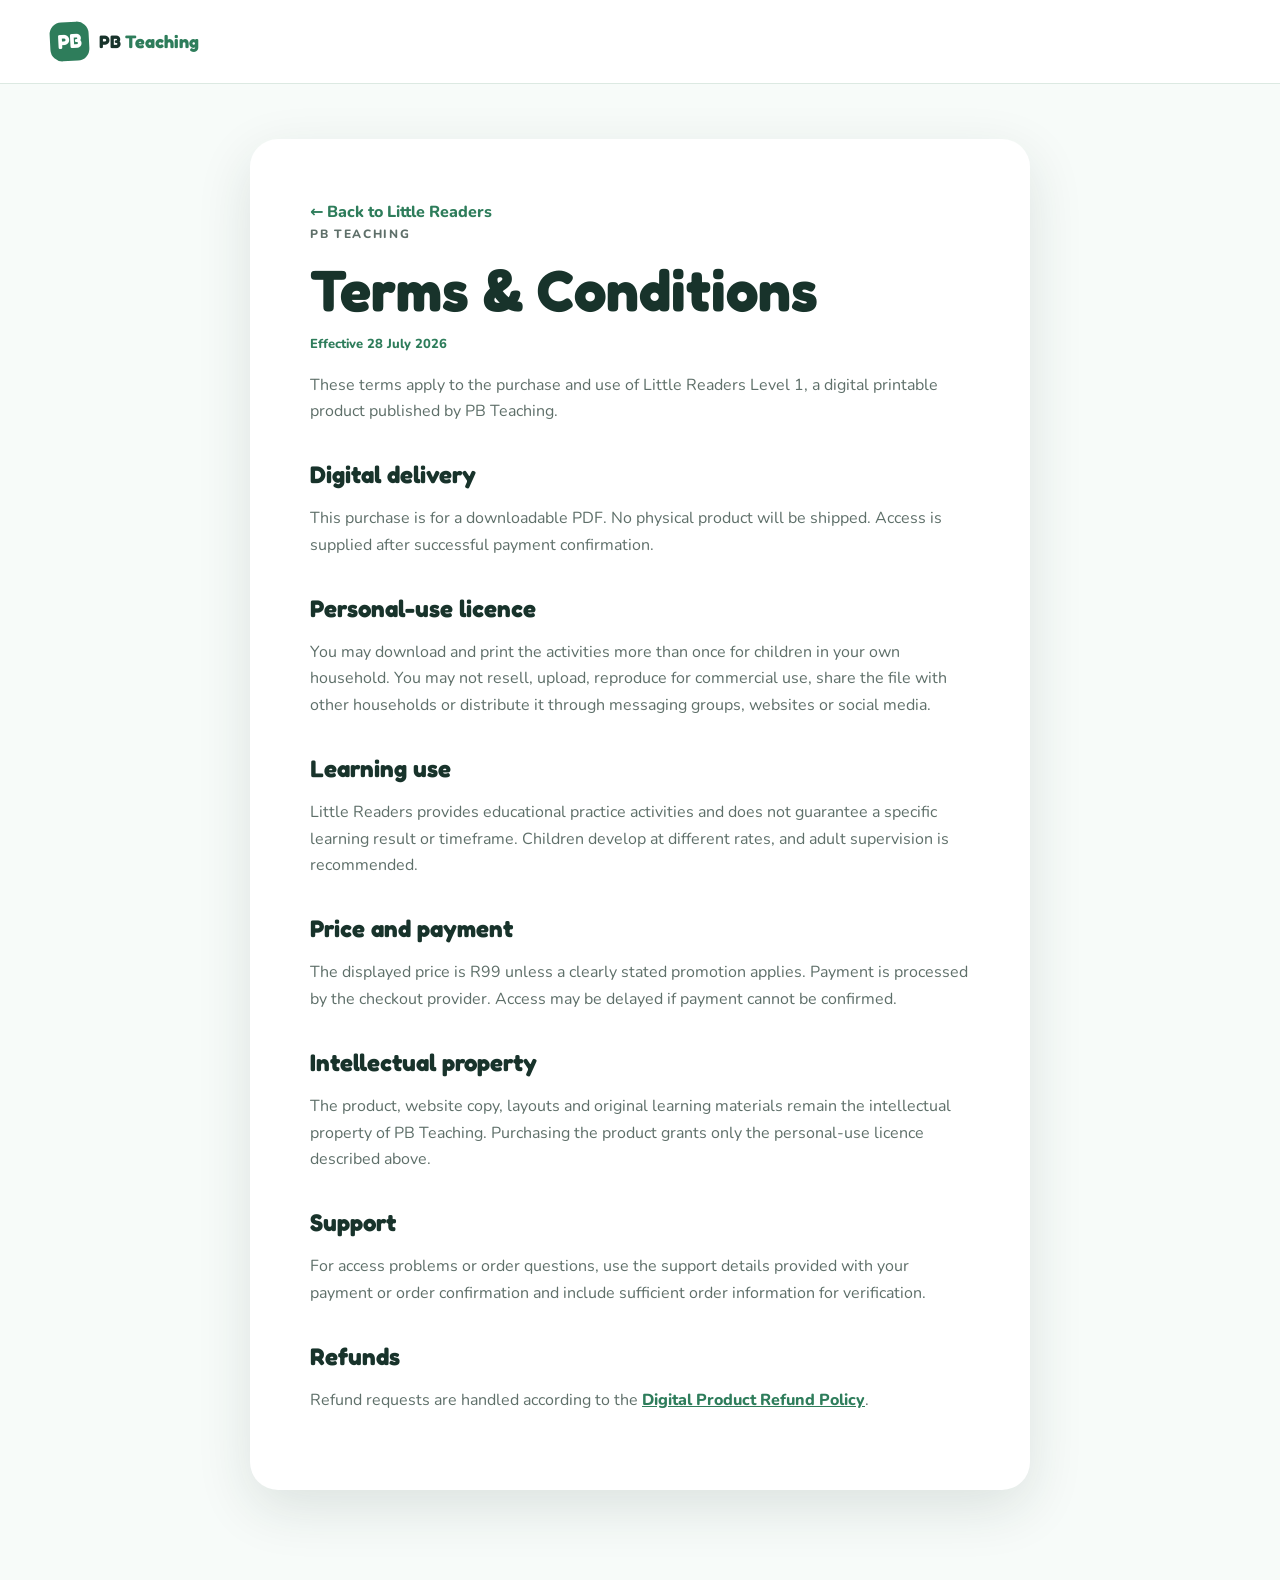
<file: terms.html>
<!doctype html>
<html lang="en-ZA"><head><meta charset="utf-8"><meta name="viewport" content="width=device-width,initial-scale=1"><title>Terms and Conditions | PB Teaching</title><meta name="description" content="Terms for purchasing and using Little Readers Level 1 from PB Teaching."><link rel="preconnect" href="https://fonts.googleapis.com"><link rel="preconnect" href="https://fonts.gstatic.com" crossorigin><link href="https://fonts.googleapis.com/css2?family=Fredoka:wght@600;700&family=Nunito:wght@400;600;700;800&display=swap" rel="stylesheet"><link rel="stylesheet" href="styles.css"></head>
<body class="legal-page"><header class="legal-header"><div class="container"><a class="brand" href="index.html"><span class="brand-mark">PB</span><span>PB <b>Teaching</b></span></a></div></header><main class="legal-main"><a class="legal-back" href="index.html">← Back to Little Readers</a><p class="eyebrow">PB Teaching</p><h1>Terms & Conditions</h1><p class="updated">Effective 28 July 2026</p><p>These terms apply to the purchase and use of Little Readers Level 1, a digital printable product published by PB Teaching.</p><h2>Digital delivery</h2><p>This purchase is for a downloadable PDF. No physical product will be shipped. Access is supplied after successful payment confirmation.</p><h2>Personal-use licence</h2><p>You may download and print the activities more than once for children in your own household. You may not resell, upload, reproduce for commercial use, share the file with other households or distribute it through messaging groups, websites or social media.</p><h2>Learning use</h2><p>Little Readers provides educational practice activities and does not guarantee a specific learning result or timeframe. Children develop at different rates, and adult supervision is recommended.</p><h2>Price and payment</h2><p>The displayed price is R99 unless a clearly stated promotion applies. Payment is processed by the checkout provider. Access may be delayed if payment cannot be confirmed.</p><h2>Intellectual property</h2><p>The product, website copy, layouts and original learning materials remain the intellectual property of PB Teaching. Purchasing the product grants only the personal-use licence described above.</p><h2>Support</h2><p>For access problems or order questions, use the support details provided with your payment or order confirmation and include sufficient order information for verification.</p><h2>Refunds</h2><p>Refund requests are handled according to the <a href="refund.html">Digital Product Refund Policy</a>.</p></main></body></html>
</file>
<file: styles.css>
:root{--green:#2e7d5b;--green-dark:#18332b;--mint:#eaf7f0;--yellow:#f9c74f;--blue:#dff3fa;--orange:#f4a261;--muted:#5e6f69;--white:#fff;--shadow:0 18px 55px rgba(24,51,43,.12);--radius:24px}*{box-sizing:border-box}html{scroll-behavior:smooth;scroll-padding-top:90px}body{margin:0;color:var(--green-dark);font-family:Nunito,system-ui,sans-serif;font-size:16px;line-height:1.65;background:#fff;overflow-x:hidden}img{max-width:100%;display:block}a{color:inherit}button,a{font:inherit}.container{width:min(1180px,calc(100% - 40px));margin-inline:auto}.narrow{max-width:760px}.center{text-align:center}.skip-link{position:fixed;left:12px;top:-100px;background:#fff;padding:10px 18px;z-index:1000}.skip-link:focus{top:12px}.site-header{height:74px;position:sticky;top:0;background:rgba(255,255,255,.94);backdrop-filter:blur(14px);z-index:100;border-bottom:1px solid rgba(46,125,91,.1)}.nav-wrap{height:100%;display:flex;align-items:center;justify-content:space-between}.brand{display:flex;align-items:center;gap:10px;text-decoration:none;font-family:Fredoka,sans-serif;font-weight:700;font-size:18px}.brand b{color:var(--green)}.brand-mark,.mini-logo{display:grid;place-items:center;width:39px;height:39px;border-radius:12px;background:var(--green);color:white;font-family:Fredoka;font-size:20px;transform:rotate(-3deg)}#site-nav{display:flex;align-items:center;gap:27px}#site-nav>a:not(.button){text-decoration:none;font-weight:700;font-size:14px}#site-nav>a:not(.button):hover{color:var(--green)}.button{display:inline-flex;align-items:center;justify-content:center;gap:12px;min-height:48px;padding:0 24px;border:0;border-radius:14px;background:var(--green);color:#fff;font-weight:800;text-decoration:none;cursor:pointer;box-shadow:0 10px 24px rgba(46,125,91,.22);transition:.2s ease}.button:hover{transform:translateY(-2px) scale(1.01);box-shadow:0 15px 28px rgba(46,125,91,.28)}.button:focus-visible,a:focus-visible,summary:focus-visible,.menu-button:focus-visible{outline:3px solid var(--yellow);outline-offset:3px}.button-small{min-height:44px;padding-inline:18px;font-size:14px}.button-large{min-height:58px;padding-inline:32px;font-size:17px}.button-yellow{background:var(--yellow);color:var(--green-dark);box-shadow:0 12px 26px rgba(249,199,79,.24)}.menu-button{display:none;background:transparent;border:0;width:44px;height:44px;padding:10px}.menu-button span{display:block;width:23px;height:2px;background:var(--green-dark);margin:5px;border-radius:2px}.hero{position:relative;padding:76px 0 92px;background:linear-gradient(135deg,#fff 55%,#f4fbf7);isolation:isolate}.hero-grid{display:grid;grid-template-columns:.95fr 1.05fr;align-items:center;gap:72px}.eyebrow{text-transform:uppercase;letter-spacing:.14em;font-size:12px;font-weight:800;color:var(--green);margin:0 0 15px}.hero h1,.section h2,.final-cta h2{font-family:Fredoka,sans-serif;line-height:1.05;letter-spacing:-.025em;margin:0}.hero h1{font-size:clamp(48px,5.1vw,74px)}.hero h1 span{color:var(--green)}.lead{font-size:19px;color:var(--muted);max-width:590px;margin:24px 0}.tick-list{padding:0;margin:24px 0;list-style:none}.tick-list li{position:relative;padding:7px 0 7px 30px}.tick-list li:before{content:'✓';position:absolute;left:0;width:20px;height:20px;border-radius:50%;background:var(--mint);color:var(--green);font-size:12px;font-weight:900;text-align:center;line-height:20px}.compact{display:flex;gap:18px;flex-wrap:wrap}.compact li{font-size:14px}.price-line{margin:26px 0 16px;color:var(--muted)}.price-line strong{font-family:Fredoka;color:var(--green-dark);font-size:24px}.microcopy{font-size:13px;color:var(--muted);margin:10px 0}.hero-visual{height:530px;position:relative}.photo-card{position:absolute;right:0;top:22px;width:78%;border:8px solid #fff;border-radius:36px;overflow:hidden;box-shadow:var(--shadow);transform:rotate(2deg)}.photo-card img{aspect-ratio:1.18;object-fit:cover}.book-mockup{position:absolute;left:0;bottom:10px;width:235px;height:310px;border-radius:12px 22px 22px 12px;padding:38px 22px 20px;background:linear-gradient(145deg,#eaf7f0,#fff);box-shadow:-8px 18px 45px rgba(24,51,43,.22);border-left:8px solid var(--green);transform:rotate(-5deg);z-index:3}.book-band{position:absolute;top:0;right:20px;background:var(--yellow);padding:8px 12px;border-radius:0 0 9px 9px;font-size:11px;font-weight:900}.book-kicker{font-size:9px;letter-spacing:.12em;font-weight:800;color:var(--green)}.book-mockup>strong{display:block;font:700 42px/0.9 Fredoka;color:var(--green-dark);margin:20px 0}.book-mockup small{font-size:10px;font-weight:800}.letter-row{display:flex;gap:8px;margin:25px 0 15px}.letter-row i{font-style:normal;font:700 19px Fredoka;width:35px;height:35px;display:grid;place-items:center;border-radius:9px;background:var(--yellow)}.letter-row i:nth-child(2){background:var(--blue)}.letter-row i:nth-child(3){background:var(--orange)}.page-peek{position:absolute;background:white;border-radius:10px;padding:15px;box-shadow:0 12px 30px rgba(24,51,43,.15);z-index:2;font-size:10px;color:var(--muted)}.page-peek b{display:block;color:var(--green-dark)}.page-peek strong{font:700 35px Fredoka;color:var(--green);display:block}.page-a{right:10px;bottom:-18px;width:150px;transform:rotate(7deg)}.page-b{left:200px;bottom:0;width:145px;transform:rotate(-2deg)}.shapes{font-size:26px;color:var(--orange);margin-top:14px}.age-pill{position:absolute;right:-8px;top:5px;background:var(--yellow);border:5px solid white;border-radius:999px;padding:9px 14px;z-index:5;font-size:12px;box-shadow:0 8px 20px rgba(24,51,43,.12)}.blob{position:absolute;border-radius:48% 52% 60% 40%;z-index:-1;filter:blur(.2px)}.blob-one{width:220px;height:220px;background:var(--blue);right:-90px;top:80px}.blob-two{width:120px;height:120px;background:#fff1cc;left:-50px;bottom:40px}.trust-strip{background:var(--mint);border-block:1px solid #d9eee2}.trust-grid{display:grid;grid-template-columns:repeat(3,1fr);padding:22px 0}.trust-grid>div{display:flex;align-items:center;justify-content:center;gap:13px;border-right:1px solid #cce5d7}.trust-grid>div:last-child{border:0}.trust-grid svg,.info-note svg,.policy-note svg{width:25px;height:25px;fill:none;stroke:var(--green);stroke-width:1.8}.trust-grid span,.trust-grid small,.trust-grid b{display:block}.trust-grid b{font-size:14px}.trust-grid small{font-size:12px;color:var(--muted)}.section{padding:105px 0}.section h2,.final-cta h2{font-size:clamp(34px,4vw,50px)}.section-lead{color:var(--muted);font-size:18px;margin:22px auto 0}.card-grid{display:grid;gap:24px}.three{grid-template-columns:repeat(3,1fr)}.problem-grid{margin-top:48px}.card,.benefit-card,.review-card{border:1px solid #e2ece7;border-radius:var(--radius);padding:30px;background:#fff;transition:.25s ease}.card:hover,.benefit-card:hover,.review-card:hover{transform:translateY(-5px);box-shadow:var(--shadow)}.card .number{font:700 44px Fredoka;color:#dcebe4}.card h3,.benefit-card h3,.step h3{font:700 20px Fredoka;margin:10px 0 8px}.card p,.benefit-card p,.step p{color:var(--muted);margin:0}.solution-note{margin-top:45px;background:var(--green-dark);color:#fff;border-radius:24px;padding:30px;text-align:center;position:relative;overflow:hidden}.solution-note p{font:600 25px Fredoka;margin:0;position:relative}.scribble{position:absolute;left:25px;top:-32px;font:700 100px Fredoka;color:rgba(255,255,255,.07)}.green-tint{background:var(--mint)}.benefit-grid{margin-top:50px}.benefit-card{border:0}.icon{width:48px;height:48px;display:grid;place-items:center;border-radius:15px;background:var(--mint)}.icon.orange{background:#fff0e2}.icon.blue{background:var(--blue)}.icon svg{width:24px;height:24px;fill:none;stroke:var(--green);stroke-width:1.8}.inside-grid{display:grid;grid-template-columns:1fr .9fr;align-items:center;gap:100px}.worksheet-stack{min-height:480px;position:relative}.sheet{position:absolute;width:350px;height:440px;background:white;border:1px solid #d9e7e0;border-radius:15px;padding:35px;box-shadow:var(--shadow)}.sheet-front{right:40px;top:0;transform:rotate(4deg)}.sheet-back{left:30px;top:24px;transform:rotate(-8deg);background:var(--blue)}.sheet span{font-weight:800;color:var(--green)}.sheet strong{font:700 95px Fredoka;display:block;margin:25px 0;color:var(--green-dark)}.trace{word-spacing:14px;color:#9fcab6;font:600 24px Fredoka;border-block:2px dashed #cadbd3;padding:15px 0}.draw-box{height:85px;border:2px dashed var(--orange);border-radius:12px;margin:20px 0;display:grid;place-items:center;color:var(--muted)}.sheet small{font-weight:700;color:var(--muted)}.dots{font-size:25px;color:var(--orange);word-spacing:15px}.discovery-list{display:grid;grid-template-columns:1fr 1fr;gap:13px;padding:0;list-style:none;margin:30px 0}.discovery-list li{padding-left:25px;position:relative;font-weight:700}.discovery-list li:before{content:'•';position:absolute;left:4px;color:var(--orange);font-size:24px;line-height:1}.info-note,.policy-note{display:flex;gap:14px;background:var(--blue);padding:18px;border-radius:16px}.info-note svg{flex:0 0 24px}.info-note p{margin:0;font-size:14px}.steps{display:flex;align-items:center;gap:28px;margin-top:55px}.step{display:flex;align-items:flex-start;gap:16px;flex:1;background:#fff;padding:25px;border-radius:20px}.step>span{width:45px;height:45px;display:grid;place-items:center;flex:0 0 45px;border-radius:50%;background:var(--yellow);font:700 20px Fredoka}.steps>i{width:50px;height:1px;border-top:2px dashed #95c6ad}.moments-card{display:grid;grid-template-columns:1fr 1fr;background:var(--green-dark);border-radius:36px;overflow:hidden;color:white;box-shadow:var(--shadow)}.moments-card img{width:100%;height:100%;object-fit:cover}.moments-card>div{padding:65px 55px}.moments-card p{color:#d7e7df}.eyebrow.light{color:#a9dbc3}.story-grid{display:grid;grid-template-columns:.65fr 1fr;align-items:center;gap:70px;max-width:950px}.big-letter{width:330px;height:330px;border-radius:50% 42% 55% 45%;display:grid;place-items:center;background:var(--yellow);font:700 210px/1 Fredoka;color:var(--green);position:relative}.big-letter span{font-size:80px;position:absolute;bottom:30px;right:35px;color:var(--green-dark)}.story p{color:var(--muted)}.text-link{display:inline-flex;gap:10px;color:var(--green);font-weight:900;text-decoration:none;border-bottom:2px solid var(--yellow);padding-bottom:4px}.review-grid{margin-top:50px}.review-card{min-height:250px;display:flex;flex-direction:column}.quote{font:700 60px/1 Georgia;color:var(--yellow)}.review-card>p{font-size:17px;flex:1}.review-card>div{display:flex;gap:12px;align-items:center}.avatar{display:grid;place-items:center;width:45px;height:45px;border-radius:50%;background:var(--mint);font-weight:900}.avatar.orange{background:#fff0e2}.avatar.blue{background:var(--blue)}.review-card small,.review-card small b{display:block}.review-card small{color:var(--muted)}.offer{background:#f8fbf9}.offer-card{display:grid;grid-template-columns:1.1fr .8fr;gap:80px;background:var(--green);border-radius:38px;padding:65px;color:white;box-shadow:var(--shadow)}.offer-copy p{color:#d8ebe2}.offer-copy .tick-list li:before{background:rgba(255,255,255,.15);color:white}.price-card{background:white;color:var(--green-dark);border-radius:28px;padding:40px;text-align:center;align-self:center}.price-card>span{font-weight:800}.price-card>p{margin:20px 0 -10px;color:var(--muted)}.price-card>strong{font:700 70px Fredoka;color:var(--green);display:block}.price-card .button{width:100%}.price-card ul{display:flex;list-style:none;padding:0;justify-content:space-between;font-size:11px;color:var(--muted);margin:20px 0 0}.checkout-button.loading{pointer-events:none;opacity:.8}.checkout-button.loading:before{content:'';width:17px;height:17px;border:2px solid currentColor;border-top-color:transparent;border-radius:50%;animation:spin .7s linear infinite}.payment-feedback{font-size:13px;margin-top:10px;color:#a94442}.policy-note{max-width:720px;margin:28px auto 0;background:#fff4dd;border:1px solid #f4dfaf}.policy-note p{margin:3px 0 0;color:var(--muted)}.faq-grid{display:grid;grid-template-columns:.65fr 1fr;gap:90px}.faq-grid>div:first-child{position:sticky;top:120px;align-self:start}.accordion details{border-bottom:1px solid #dce7e2}.accordion summary{cursor:pointer;list-style:none;padding:22px 40px 22px 0;font-weight:800;position:relative}.accordion summary::-webkit-details-marker{display:none}.accordion summary span:before,.accordion summary span:after{content:'';position:absolute;right:5px;top:33px;width:14px;height:2px;background:var(--green)}.accordion summary span:after{transform:rotate(90deg);transition:.2s}.accordion details[open] summary span:after{transform:rotate(0)}.accordion details p{color:var(--muted);margin:0 0 22px}.final-cta{background:var(--green);color:white;padding:90px 0}.final-cta .container{max-width:780px}.mini-logo{margin:0 auto 25px;background:white;color:var(--green)}.final-cta p{color:#dcebe4;font-size:18px}.final-cta>div>strong,.final-cta>div>small{display:block}.final-cta .button{margin:22px 0 14px}.final-cta small{color:#cfe4da}footer{padding:55px 0;background:#10241e;color:#cbd8d3}.footer-grid{display:grid;grid-template-columns:1fr 1.2fr 1fr;align-items:start;gap:30px}.light-brand{color:white}.light-brand .brand-mark{background:var(--yellow);color:var(--green-dark)}footer nav{display:flex;flex-wrap:wrap;gap:20px}footer nav a{font-size:13px;text-decoration:none}footer p{font-size:12px;margin:0}footer p span{color:#789087}.mobile-buy{display:none}.svg-sprite{position:absolute;width:0;height:0;overflow:hidden}.reveal{opacity:0;transform:translateY(22px);transition:opacity .6s ease,transform .6s ease}.reveal-right{transform:translateX(24px)}.reveal.visible{opacity:1;transform:none}@keyframes spin{to{transform:rotate(360deg)}}
@media(max-width:900px){.menu-button{display:block;position:relative;z-index:3}#site-nav{display:none;position:absolute;top:66px;left:20px;right:20px;background:white;border-radius:20px;box-shadow:var(--shadow);padding:20px;flex-direction:column;align-items:stretch;gap:8px}#site-nav.open{display:flex}#site-nav>a{padding:10px}.hero{padding-top:45px}.hero-grid,.inside-grid,.story-grid,.faq-grid{grid-template-columns:1fr;gap:55px}.hero-copy{text-align:center}.hero-copy .lead{margin-inline:auto}.compact{justify-content:center}.hero-visual{height:500px;max-width:630px;width:100%;margin:auto}.inside-grid>div:last-child{text-align:center}.discovery-list{text-align:left}.three{grid-template-columns:repeat(2,1fr)}.steps{display:grid;grid-template-columns:1fr}.steps>i{display:none}.moments-card{grid-template-columns:1fr}.moments-card img{max-height:400px}.big-letter{margin:auto}.offer-card{grid-template-columns:1fr;gap:35px}.faq-grid>div:first-child{position:static;text-align:center}.footer-grid{grid-template-columns:1fr 1fr}.footer-grid p{grid-column:1/-1}.worksheet-stack{max-width:600px;width:100%;margin:auto}}
@media(max-width:600px){.container{width:min(100% - 40px,1180px)}.site-header{height:66px}.brand{font-size:16px}.brand-mark{width:35px;height:35px}.hero{padding:38px 0 60px}.hero h1{font-size:43px}.lead{font-size:17px}.compact{display:block;text-align:left;max-width:340px;margin:20px auto}.first-cta{width:100%}.hero-visual{height:390px;margin-top:10px}.photo-card{width:82%;border-width:5px;border-radius:24px}.book-mockup{width:165px;height:225px;padding:28px 15px 12px}.book-mockup>strong{font-size:29px;margin:12px 0}.book-band{font-size:8px;padding:5px 8px}.letter-row{margin:14px 0 8px}.letter-row i{width:25px;height:25px;font-size:14px}.page-peek{display:none}.age-pill{right:0;top:0}.trust-grid{grid-template-columns:1fr;padding:10px 0}.trust-grid>div{justify-content:flex-start;padding:13px 8px;border-right:0;border-bottom:1px solid #cce5d7}.trust-grid>div:last-child{border:0}.section{padding:75px 0}.section h2,.final-cta h2{font-size:36px}.section-lead{font-size:16px}.three{grid-template-columns:1fr}.problem-grid,.benefit-grid,.review-grid{margin-top:35px}.card,.benefit-card,.review-card{padding:25px}.solution-note p{font-size:20px}.inside-grid{gap:25px}.worksheet-stack{min-height:370px}.sheet{width:265px;height:345px;padding:24px}.sheet-front{right:10px}.sheet-back{left:5px}.sheet strong{font-size:65px;margin:15px 0}.trace{font-size:17px}.draw-box{height:65px;margin:14px 0}.discovery-list{grid-template-columns:1fr}.steps{margin-top:35px}.moments-card{border-radius:25px}.moments-card>div{padding:35px 25px}.moments-card .button{width:100%}.story-grid{gap:40px}.big-letter{width:230px;height:230px;font-size:150px}.big-letter span{font-size:55px}.offer-card{width:calc(100% - 24px);padding:32px 20px;border-radius:28px}.price-card{padding:28px 18px}.price-card>strong{font-size:60px}.price-card ul{gap:8px}.faq-grid{gap:25px}.final-cta{padding:70px 0 105px}.final-cta .button{width:100%}.footer-grid{grid-template-columns:1fr}.footer-grid p{grid-column:auto}footer nav{flex-direction:column;gap:12px}.mobile-buy{position:fixed;z-index:90;left:10px;right:10px;bottom:10px;display:flex;align-items:center;justify-content:space-between;gap:10px;background:#fff;padding:9px 9px 9px 16px;border:1px solid #dfeae4;border-radius:18px;box-shadow:0 10px 35px rgba(24,51,43,.2);transform:translateY(120%);transition:.35s}.mobile-buy.show{transform:none}.mobile-buy small,.mobile-buy b{display:block}.mobile-buy small{font-size:11px}.mobile-buy .button{min-height:46px;padding-inline:20px}.mobile-buy[aria-hidden=true]{pointer-events:none}}
@media(prefers-reduced-motion:reduce){html{scroll-behavior:auto}*,*:before,*:after{animation-duration:.01ms!important;transition-duration:.01ms!important}.reveal{opacity:1;transform:none}}
.hero{overflow:hidden}
.review-carousel{width:100%;overflow:hidden;margin-top:50px;position:relative;padding:8px 0 28px;mask-image:linear-gradient(to right,transparent,#000 5%,#000 95%,transparent);-webkit-mask-image:linear-gradient(to right,transparent,#000 5%,#000 95%,transparent)}.review-track{display:flex;width:max-content;animation:review-scroll 52s linear infinite;will-change:transform}.review-set{display:flex;gap:22px;padding-right:22px}.review-set figure{width:300px;margin:0;flex:0 0 300px;border-radius:22px;overflow:hidden;background:#101211;box-shadow:0 16px 38px rgba(24,51,43,.16);border:6px solid #fff}.review-set img{width:100%;height:auto;display:block}.reviews{overflow:hidden}@keyframes review-scroll{to{transform:translateX(-50%)}}
@media(max-width:600px){.review-carousel{margin-top:34px;mask-image:linear-gradient(to right,transparent,#000 3%,#000 97%,transparent);-webkit-mask-image:linear-gradient(to right,transparent,#000 3%,#000 97%,transparent)}.review-track{animation-duration:44s}.review-set{gap:14px;padding-right:14px}.review-set figure{width:245px;flex-basis:245px;border-width:4px;border-radius:18px}}
@media(prefers-reduced-motion:reduce){.review-track{animation:none}.review-carousel{overflow:hidden;mask-image:none;-webkit-mask-image:none}.review-set[aria-hidden="true"]{display:none}}
.review-carousel,.review-track,.review-set,.review-set figure,.review-set img{user-select:none;-webkit-user-select:none;touch-action:pan-y}.review-set img{pointer-events:none;-webkit-user-drag:none}
.hero-video{height:auto;min-height:650px;display:grid;place-items:center;isolation:isolate}.video-shell{width:min(100%,400px);padding:8px;background:#fff;border-radius:32px;box-shadow:0 24px 65px rgba(24,51,43,.2);position:relative;z-index:2;overflow:hidden}.video-shell>div,.video-shell iframe{border-radius:24px}.video-accent{position:absolute;border-radius:50%;z-index:0}.video-accent-one{width:210px;height:210px;background:var(--blue);right:0;top:35px}.video-accent-two{width:150px;height:150px;background:var(--yellow);left:25px;bottom:30px}.video-age{right:4px;top:70px}.hero-video iframe{display:block;border:0}
@media(max-width:900px){.hero-video{min-height:720px;max-width:440px}.video-shell{width:min(100%,390px)}}
@media(max-width:600px){.hero-video{height:auto;min-height:0;margin-top:0;padding:0 10px 22px;order:-1}.hero-copy{order:2}.video-shell{width:min(100%,360px);padding:6px;border-radius:25px}.video-shell>div,.video-shell iframe{border-radius:19px}.video-accent-one{width:150px;height:150px;right:-25px;top:25px}.video-accent-two{width:110px;height:110px;left:-15px;bottom:0}.video-age{right:0;top:18px;z-index:3}}
.policy-note a{color:var(--green);font-weight:800}.legal-page{background:#f7fbf9;min-height:100vh}.legal-header{padding:22px 0;border-bottom:1px solid #dce9e2;background:#fff}.legal-main{width:min(780px,calc(100% - 40px));margin:55px auto 90px;background:#fff;padding:clamp(28px,6vw,60px);border-radius:28px;box-shadow:var(--shadow)}.legal-main h1{font:700 clamp(38px,6vw,58px)/1.05 Fredoka;margin:0 0 12px}.legal-main h2{font:700 24px Fredoka;margin:36px 0 10px}.legal-main p,.legal-main li{color:var(--muted)}.legal-main .updated{font-size:13px;color:var(--green);font-weight:800}.legal-main a{color:var(--green);font-weight:800}.legal-back{display:inline-flex;align-items:center;gap:8px;text-decoration:none;font-weight:800}
.purchase-notification{position:fixed;left:22px;bottom:22px;z-index:89;width:min(390px,calc(100vw - 44px));display:grid;grid-template-columns:48px 1fr 9px;align-items:center;gap:13px;padding:13px 15px;background:rgba(255,255,255,.97);border:1px solid #dbe8e1;border-radius:18px;box-shadow:0 16px 45px rgba(24,51,43,.2);opacity:0;visibility:hidden;transform:translateY(18px);transition:opacity .35s ease,transform .35s ease,visibility .35s}.purchase-notification.show{opacity:1;visibility:visible;transform:none}.purchase-avatar{width:48px;height:48px;display:grid;place-items:center;border-radius:14px;background:var(--mint);color:var(--green);font:700 14px Fredoka}.purchase-message{min-width:0}.purchase-message small,.purchase-message strong{display:block}.purchase-message small{color:var(--green);font-size:10px;text-transform:uppercase;letter-spacing:.1em;font-weight:900}.purchase-message strong{font-size:14px;line-height:1.35;margin-top:2px}.purchase-status{width:8px;height:8px;border-radius:50%;background:#53b985;box-shadow:0 0 0 4px #e7f7ef}
@media(max-width:600px){.purchase-notification{left:10px;bottom:84px;width:calc(100vw - 20px);grid-template-columns:42px 1fr 8px;gap:10px;padding:11px 12px;border-radius:16px}.purchase-avatar{width:42px;height:42px;border-radius:12px}.purchase-message strong{font-size:13px}.purchase-message small{font-size:9px}}
@media(prefers-reduced-motion:reduce){.purchase-notification{transition:none}}
</file>
